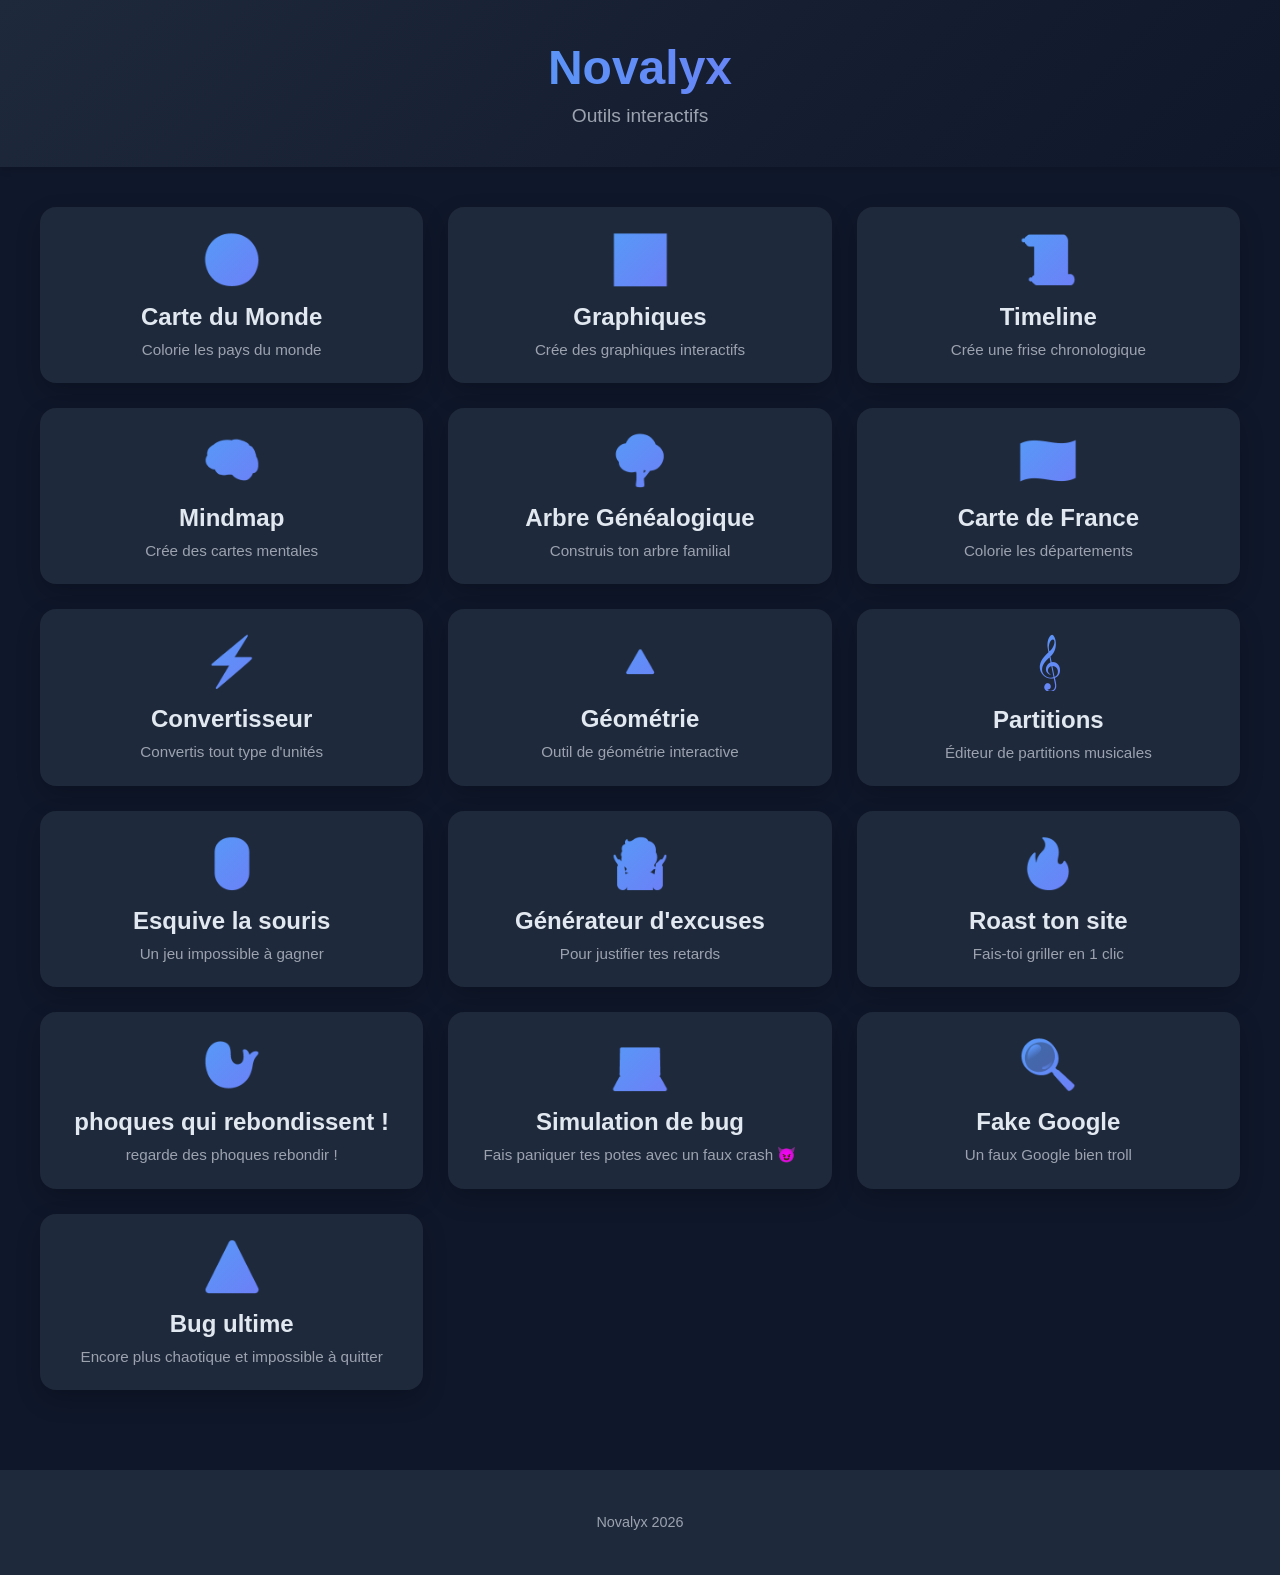
<file: index.html>
<!DOCTYPE html>
<html lang="fr">
<head>
    <meta charset="UTF-8">
    <meta name="viewport" content="width=device-width, initial-scale=1.0">
    <title>Novalyx et d'autres sites inutiles</title>
    <style>
        :root {
            --bg: #0f172a;
            --card: #1e293b;
            --accent: #38bdf8;
            --text: #e2e8f0;
        }
        
        body {
            margin: 0;
            font-family: 'Segoe UI', sans-serif;
            background: var(--bg);
            color: var(--text);
            min-height: 100vh;
        }
        
        header {
            text-align: center;
            padding: 40px 20px;
            background: linear-gradient(135deg, #1e293b, #0f172a);
            box-shadow: 0 4px 6px rgba(0, 0, 0, 0.1);
        }
        
        header h1 {
            margin: 0;
            font-size: 3rem;
            font-weight: 700;
            background: linear-gradient(90deg, var(--accent), #8b5cf6);
            -webkit-background-clip: text;
            -webkit-text-fill-color: transparent;
            background-clip: text;
        }
        
        header p {
            margin: 10px 0 0;
            color: #9ca3af;
            font-size: 1.2rem;
        }
        
        .container {
            max-width: 1200px;
            margin: 0 auto;
            padding: 40px 20px;
        }
        
        .grid {
            display: grid;
            grid-template-columns: repeat(auto-fill, minmax(300px, 1fr));
            gap: 25px;
        }
        
        .card {
            background: var(--card);
            border-radius: 16px;
            padding: 25px;
            box-shadow: 0 10px 25px rgba(0, 0, 0, 0.2);
            transition: transform 0.3s, box-shadow 0.3s;
            text-align: center;
            color: var(--text);
            text-decoration: none;
            display: block;
        }
        
        .card:hover {
            transform: translateY(-10px);
            box-shadow: 0 15px 30px rgba(56, 189, 248, 0.2);
        }
        
        .card-icon {
            font-size: 3rem;
            margin-bottom: 15px;
            background: linear-gradient(135deg, var(--accent), #8b5cf6);
            -webkit-background-clip: text;
            -webkit-text-fill-color: transparent;
            background-clip: text;
        }
        
        .card h3 {
            margin: 0 0 10px;
            font-size: 1.5rem;
            font-weight: 600;
        }
        
        .card p {
            margin: 0;
            color: #9ca3af;
            font-size: 0.95rem;
        }
        
        footer {
            text-align: center;
            padding: 30px 20px;
            color: #9ca3af;
            font-size: 0.9rem;
            background: #1e293b;
            margin-top: 40px;
        }
        
        @media (max-width: 768px) {
            header h1 {
                font-size: 2rem;
            }
            
            .grid {
                grid-template-columns: 1fr;
            }
        }
    </style>
</head>
<body>
    <header>
        <h1>Novalyx</h1>
        <p>Outils interactifs</p>
    </header>
    
    <div class="container">
        <div class="grid">
            <a href="carte-monde.html" class="card">
                <div class="card-icon">🌍</div>
                <h3>Carte du Monde</h3>
                <p>Colorie les pays du monde</p>
            </a>
            
            <a href="graphiques.html" class="card">
                <div class="card-icon">📊</div>
                <h3>Graphiques</h3>
                <p>Crée des graphiques interactifs</p>
            </a>
            
            <a href="timeline.html" class="card">
                <div class="card-icon">📜</div>
                <h3>Timeline</h3>
                <p>Crée une frise chronologique</p>
            </a>
            
            <a href="mindmap.html" class="card">
                <div class="card-icon">🧠</div>
                <h3>Mindmap</h3>
                <p>Crée des cartes mentales</p>
            </a>
            
            <a href="arbre.html" class="card">
                <div class="card-icon">🌳</div>
                <h3>Arbre Généalogique</h3>
                <p>Construis ton arbre familial</p>
            </a>
            
            <a href="france.html" class="card">
                <div class="card-icon">🇫🇷</div>
                <h3>Carte de France</h3>
                <p>Colorie les départements</p>
            </a>
            
            <a href="convertisseur.html" class="card">
                <div class="card-icon">⚡</div>
                <h3>Convertisseur</h3>
                <p>Convertis tout type d'unités</p>
            </a>
            
            <a href="geometry.html" class="card">
                <div class="card-icon">🔺</div>
                <h3>Géométrie</h3>
                <p>Outil de géométrie interactive</p>
            </a>
            
            <a href="partitions.html" class="card">
                <div class="card-icon">𝄞</div>
                <h3>Partitions</h3>
                <p>Éditeur de partitions musicales</p>
            </a>
            <a href="mini-jeu-esquive-la-souris.html" class="card">
    <div class="card-icon">🖱️</div>
    <h3>Esquive la souris</h3>
    <p>Un jeu impossible à gagner</p>
            </a>
            <a href="générateur-d-excuses.html" class="card">
    <div class="card-icon">🤷</div>
    <h3>Générateur d'excuses</h3>
    <p>Pour justifier tes retards</p
            </a>

<a href="roast-ton-site.html" class="card">
    <div class="card-icon">🔥</div>
    <h3>Roast ton site</h3>
    <p>Fais-toi griller en 1 clic</p>
</a>
<a href="bouncing-seals-le-site-qui-déboite.html" class="card">
    <div class="card-icon">🦭</div>
    <h3>phoques qui rebondissent !</h3>
    <p>regarde des phoques rebondir !</p>
</a>
            <a href="bug-simulation.html" class="card">
    <div class="card-icon">💻</div>
    <h3>Simulation de bug</h3>
    <p>Fais paniquer tes potes avec un faux crash 😈</p>
</a>

<a href="fake-google.html" class="card">
    <div class="card-icon">🔍</div>
    <h3>Fake Google</h3>
    <p>Un faux Google bien troll</p>
</a>

<a href="data-whiper.html" class="card">
    <div class="card-icon">⚠️</div>
    <h3>Bug ultime</h3>
    <p>Encore plus chaotique et impossible à quitter</p>
</a>

</div>
        </div>
    </div>
    
    <footer>
        <p>Novalyx 2026</p>
    </footer>
</body>
</html>
</file>
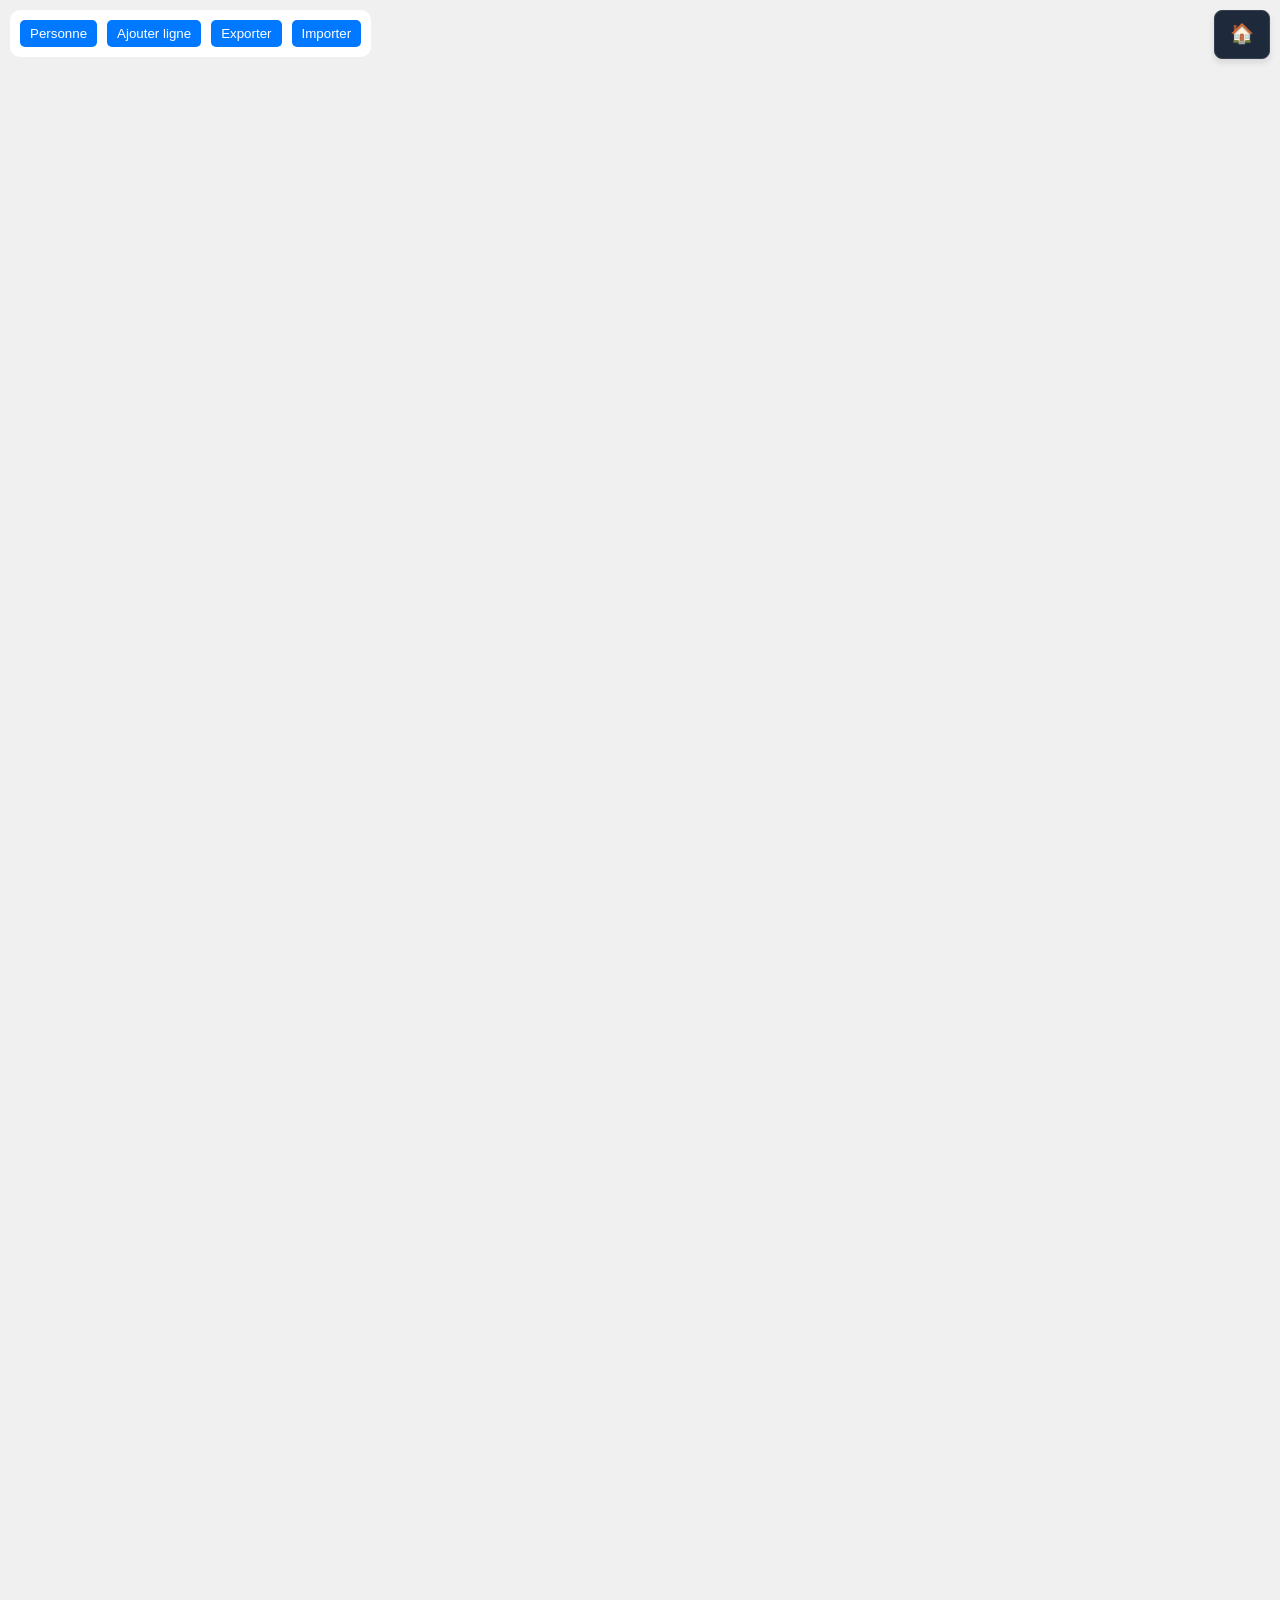
<file: arbre.html>
<!DOCTYPE html>
<html lang="fr">
<head>
    <meta charset="UTF-8">
    <title>Arbre généalogique - Novalyx</title>
    <link rel="stylesheet" href="styles.css">
    <style>
        body {
            margin:0;
            overflow:hidden;
            font-family:Arial;
            background:#f0f0f0;
        }
        
        #toolbar {
            position:fixed;
            top:10px;
            left:10px;
            background:white;
            padding:10px;
            border-radius:10px;
            display:flex;
            gap:10px;
            z-index:10;
        }
        
        #toolbar button {
            padding:6px 10px;
            border:none;
            background:#0078ff;
            color:white;
            border-radius:5px;
            cursor:pointer;
        }
        
        #container {
            position:absolute;
            transform-origin:0 0;
        }
        
        .node {
            position:absolute;
            padding:10px;
            border-radius:50px;
            border:2px solid #0078ff;
            background:white;
            cursor:grab;
            min-width:100px;
            text-align:center;
        }
        
        .handle {
            position:absolute;
            width:12px;
            height:12px;
            background:#0078ff;
            border-radius:50%;
            cursor:pointer;
            z-index:11;
            transform: translate(-50%, -50%);
        }
    </style>
</head>
<body>
    <a href="index.html" class="home-button">🏠</a>
    <div id="toolbar">
        <button id="addNode">Personne</button>
        <button id="addLine">Ajouter ligne</button>
        <button id="save">Exporter</button>
        <button id="load">Importer</button>
    </div>
    
    <div id="container">
        <svg id="svg" width="4000" height="3000"></svg>
    </div>
    
    <script>
        const container = document.getElementById("container");
        const svg = document.getElementById("svg");
        
        let nodes = [];
        let lines = [];
        let scale = 1, panX = 0, panY = 0;
        
        function createNode(x, y, text = "Nom\n(1900-2000)") {
            const div = document.createElement("div");
            div.className = "node";
            div.style.left = x + "px";
            div.style.top = y + "px";
            div.innerText = text;
            container.appendChild(div);
            
            const node = { x, y, text, el: div };
            nodes.push(node);
            
            let offsetX, offsetY;
            
            div.onmousedown = e => {
                e.stopPropagation();
                offsetX = e.offsetX;
                offsetY = e.offsetY;
                document.onmousemove = ev => {
                    node.x = (ev.clientX - panX) / scale - offsetX;
                    node.y = (ev.clientY - panY) / scale - offsetY;
                    div.style.left = node.x + "px";
                    div.style.top = node.y + "px";
                };
                document.onmouseup = () => document.onmousemove = null;
            };
            
            div.oncontextmenu = e => {
                e.preventDefault();
                const t = prompt("Nom + dates", div.innerText);
                if (t) {
                    div.innerText = t;
                    node.text = t;
                }
            };
        }
        
        function createLine(x1 = 100, y1 = 100, x2 = 200, y2 = 200) {
            const line = document.createElementNS("http://www.w3.org/2000/svg", "line");
            line.setAttribute("x1", x1);
            line.setAttribute("y1", y1);
            line.setAttribute("x2", x2);
            line.setAttribute("y2", y2);
            line.setAttribute("stroke", "black");
            line.setAttribute("stroke-width", "2");
            svg.appendChild(line);
            
            const h1 = document.createElement("div");
            const h2 = document.createElement("div");
            h1.className = h2.className = "handle";
            container.appendChild(h1);
            container.appendChild(h2);
            
            const obj = { line, h1, h2 };
            lines.push(obj);
            
            function updateHandles() {
                h1.style.left = line.getAttribute("x1") + "px";
                h1.style.top = line.getAttribute("y1") + "px";
                h2.style.left = line.getAttribute("x2") + "px";
                h2.style.top = line.getAttribute("y2") + "px";
            }
            
            updateHandles();
            
            function dragHandle(handle, xAttr, yAttr) {
                handle.onmousedown = e => {
                    e.stopPropagation();
                    document.onmousemove = ev => {
                        const x = (ev.clientX - panX) / scale;
                        const y = (ev.clientY - panY) / scale;
                        line.setAttribute(xAttr, x);
                        line.setAttribute(yAttr, y);
                        updateHandles();
                    };
                    document.onmouseup = () => document.onmousemove = null;
                };
            }
            
            dragHandle(h1, "x1", "y1");
            dragHandle(h2, "x2", "y2");
            
            line.onmousedown = e => {
                e.stopPropagation();
                let startX = e.clientX;
                let startY = e.clientY;
                document.onmousemove = ev => {
                    let dx = (ev.clientX - startX) / scale;
                    let dy = (ev.clientY - startY) / scale;
                    ["x1", "x2"].forEach(attr => {
                        line.setAttribute(attr, parseFloat(line.getAttribute(attr)) + dx);
                    });
                    ["y1", "y2"].forEach(attr => {
                        line.setAttribute(attr, parseFloat(line.getAttribute(attr)) + dy);
                    });
                    startX = ev.clientX;
                    startY = ev.clientY;
                    updateHandles();
                };
                document.onmouseup = () => document.onmousemove = null;
            };
        }
        
        let dragging = false, startX, startY;
        
        container.onmousedown = e => {
            if (e.target.classList.contains("node") || e.target.classList.contains("handle")) return;
            dragging = true;
            startX = e.clientX - panX;
            startY = e.clientY - panY;
        };
        
        document.onmousemove = e => {
            if (dragging) {
                panX = e.clientX - startX;
                panY = e.clientY - startY;
                container.style.transform = `translate(${panX}px,${panY}px) scale(${scale})`;
            }
        };
        
        document.onmouseup = () => dragging = false;
        
        document.onwheel = e => {
            const zoom = e.deltaY < 0 ? 1.1 : 0.9;
            scale *= zoom;
            scale = Math.max(0.3, Math.min(3, scale));
            container.style.transform = `translate(${panX}px,${panY}px) scale(${scale})`;
        };
        
        document.getElementById("addNode").onclick = () => createNode(200, 200);
        document.getElementById("addLine").onclick = () => createLine();
        
        document.getElementById("save").onclick = () => {
            const data = {
                nodes: nodes.map(n => ({ x: n.x, y: n.y, text: n.text })),
                lines: lines.map(l => ({
                    x1: l.line.getAttribute("x1"),
                    y1: l.line.getAttribute("y1"),
                    x2: l.line.getAttribute("x2"),
                    y2: l.line.getAttribute("y2")
                }))
            };
            const blob = new Blob([JSON.stringify(data)]);
            const a = document.createElement("a");
            a.href = URL.createObjectURL(blob);
            a.download = "arbre-novalyx.json";
            a.click();
        };
        
        document.getElementById("load").onclick = () => {
            const input = document.createElement("input");
            input.type = "file";
            input.onchange = e => {
                const reader = new FileReader();
                reader.onload = () => {
                    const data = JSON.parse(reader.result);
                    document.querySelectorAll(".node").forEach(n => n.remove());
                    svg.innerHTML = "";
                    document.querySelectorAll(".handle").forEach(h => h.remove());
                    nodes = [];
                    lines = [];
                    data.nodes.forEach(n => createNode(n.x, n.y, n.text));
                    data.lines.forEach(l => createLine(l.x1, l.y1, l.x2, l.y2));
                };
                reader.readAsText(e.target.files[0]);
            };
            input.click();
        };
    </script>
</body>
</html>
</file>
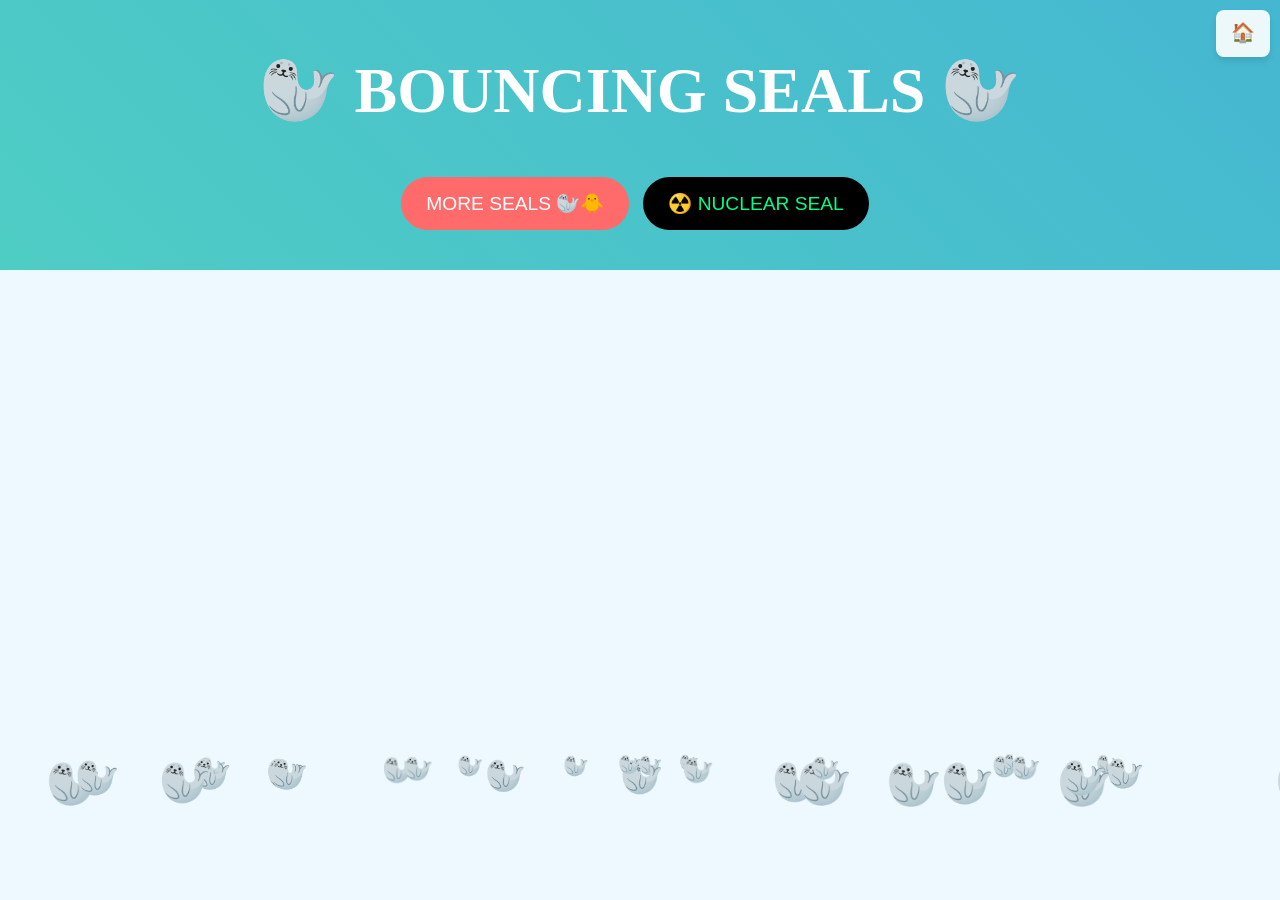
<file: bouncing-seals-le-site-qui-déboite.html>
<!DOCTYPE html>
<html lang="fr">
<head>
<meta charset="UTF-8">
<meta name="viewport" content="width=device-width, initial-scale=1.0">

<title>Bouncing Seals 🦭</title>
<link rel="stylesheet" href="styles.css">

<style>
*{
    margin:0;
    padding:0;
    box-sizing:border-box;
}

body{
    font-family:"Comic Sans MS", cursive;
    background:#eef8ff;
    overflow-x:hidden;
    position:relative;
}

/* 🦭 BACKGROUND */

.seal{
    position:fixed;
    pointer-events:none;
    animation:float linear infinite;
}

@keyframes float{
    0%{transform:translateY(110vh);}
    100%{transform:translateY(-10vh);}
}

/* HEADER */

header{
    text-align:center;
    padding:40px 20px;
    background:linear-gradient(45deg,#4ecdc4,#45b7d1);
    color:white;
}

h1{
    font-size:clamp(2rem,6vw,4rem);
}

/* BUTTONS */

button{
    margin-top:20px;
    margin-right:10px;
    padding:15px 25px;
    border:none;
    border-radius:999px;
    font-size:1.2rem;
    cursor:pointer;
    background:#ff6b6b;
    color:white;
    transition:0.2s;
}

button:hover{
    transform:scale(1.1);
    background:#ff3b3b;
}

.nuclear{
    background:black;
    color:#00ff88;
}

/* SHAKE */

.shake{
    animation:shake 0.4s;
}

@keyframes shake{
    0%{transform:translate(0,0);}
    25%{transform:translate(10px,-10px);}
    50%{transform:translate(-10px,10px);}
    75%{transform:translate(10px,10px);}
    100%{transform:translate(0,0);}
}

/* VIDEOS */

.container{
    max-width:1200px;
    margin:auto;
    padding:20px;
}

.video-container{
    display:grid;
    grid-template-columns:repeat(auto-fit,minmax(300px,1fr));
    gap:20px;
}

.video-wrapper{
    position:relative;
    padding-bottom:56.25%;
}

.video-wrapper iframe{
    position:absolute;
    width:100%;
    height:100%;
    border:none;
    border-radius:15px;
}

/* Bouton maison */
.home-button {
    background: rgba(255, 255, 255, 0.9);
    color: #0078ff;
    border: none;
}

.home-button:hover {
    background: #0078ff;
    color: white;
}
</style>
</head>

<body>
<a href="index.html" class="home-button">🏠</a>

<header>
    <h1>🦭 BOUNCING SEALS 🦭</h1>
    <button onclick="spawnMass()">MORE SEALS 🦭🐥</button>
    <button class="nuclear" onclick="nuclearSeal()">☢️ NUCLEAR SEAL</button>
</header>

<div class="container">

<div class="video-container">

<div class="video-wrapper">
<iframe src="https://www.youtube.com/embed/A4MU5BXPGcw" allowfullscreen></iframe>
</div>

<div class="video-wrapper">
<iframe src="https://www.youtube.com/embed/VlTo9Z94XQ0" allowfullscreen></iframe>
</div>

<div class="video-wrapper">
<iframe src="https://www.youtube.com/embed/-SjPVVeNdKY" allowfullscreen></iframe>
</div>

<div class="video-wrapper">
<iframe src="https://www.youtube.com/embed/UmW5d0RBxBc" allowfullscreen></iframe>
</div>

<div class="video-wrapper">
<iframe src="https://www.youtube.com/embed/j8Z9eGz8vWk" allowfullscreen></iframe>
</div>

<div class="video-wrapper">
<iframe src="https://www.youtube.com/embed/1uQ6zKzW7j0" allowfullscreen></iframe>
</div>

</div>

</div>

<script>

function createSeal(){
    let seal=document.createElement("div");
    seal.className="seal";
    seal.innerHTML="🦭";

    seal.style.left=Math.random()*100+"vw";
    seal.style.fontSize=(1+Math.random()*2)+"rem";

    let duration=5+Math.random()*10;
    seal.style.animationDuration=duration+"s";

    document.body.appendChild(seal);

    let x=0;
    let speed=(Math.random()-0.5)*2;

    function move(){
        x+=speed;
        seal.style.transform=`translate(${x}px,0)`;
        requestAnimationFrame(move);
    }
    move();
}

// spawn initial
for(let i=0;i<30;i++){
    createSeal();
}

// bouton normal
function spawnMass(){
    for(let i=0;i<200;i++){
        createSeal();
    }
}

// ☢️ nucléaire
function nuclearSeal(){

    document.body.classList.add("shake");
    setTimeout(()=>document.body.classList.remove("shake"),400);

    for(let i=0;i<1000;i++){
        setTimeout(createSeal, i*2);
    }

    alert("☢️ trop de phoques mec ☢️");
}

</script>

</body>
</html>
</file>
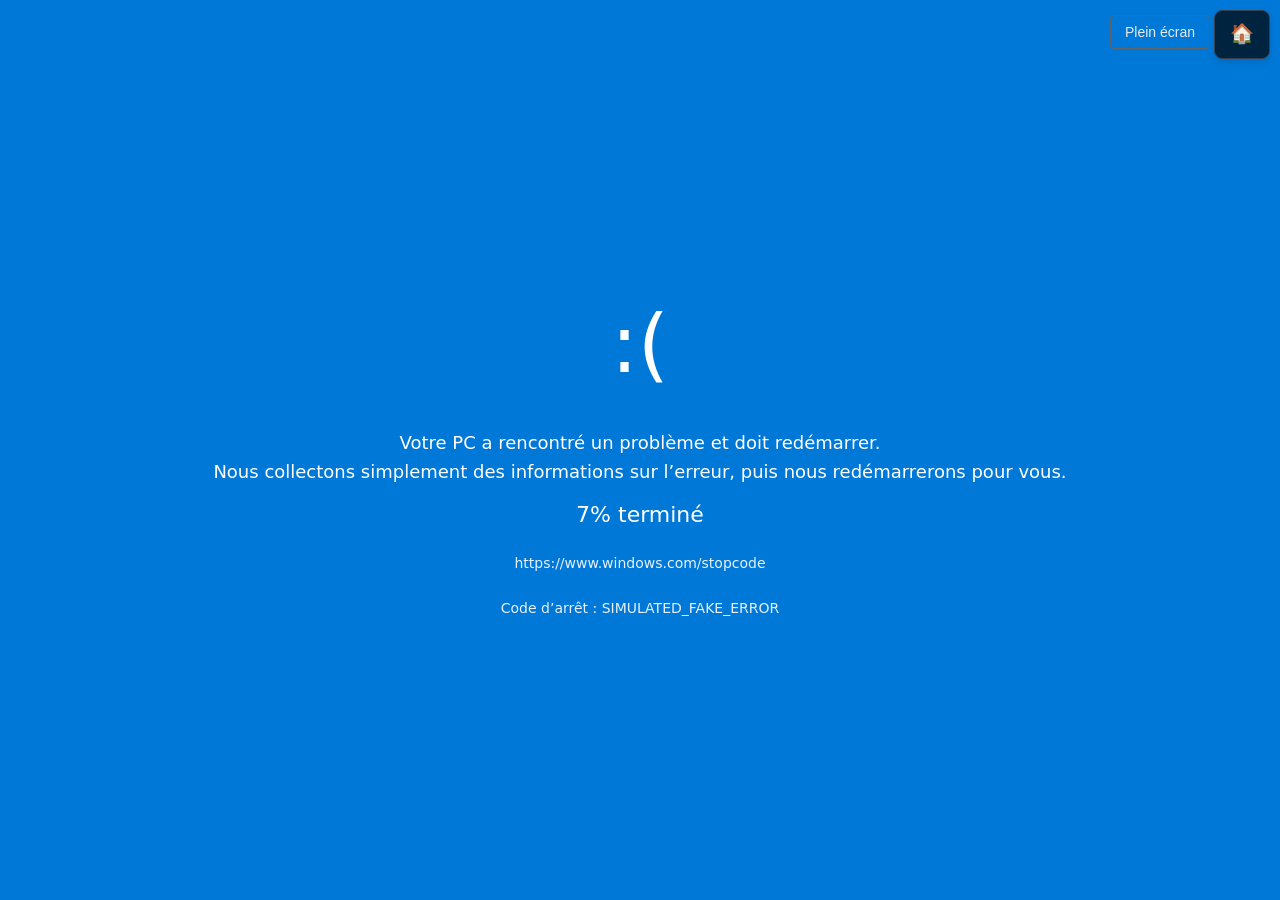
<file: bug-simulation.html>
<!DOCTYPE html>
<html lang="fr">
<head>
  <meta charset="UTF-8">
  <title>Simulation de bug</title>
  <meta name="viewport" content="width=device-width, initial-scale=1.0">
  <link rel="stylesheet" href="styles.css">
  <style>
    html, body {
      margin: 0;
      padding: 0;
      height: 100%;
      font-family: system-ui, -apple-system, BlinkMacSystemFont, "Segoe UI", sans-serif;
      background: #000;
      color: #fff;
    }

    .screen {
      position: fixed;
      inset: 0;
      display: flex;
      align-items: center;
      justify-content: center;
      text-align: center;
      padding: 20px;
      box-sizing: border-box;
    }

    /* Bouton plein écran */
    #fullscreen-btn {
      position: fixed;
      top: 15px;
      right: 70px;
      z-index: 999;
    }

    /* Faux écran bleu */
    #bsod {
      background: #0078d7;
      color: #fff;
      flex-direction: column;
      font-size: 18px;
    }

    #bsod .emoji {
      font-size: 80px;
      margin-bottom: 20px;
    }

    #bsod .percent {
      font-size: 22px;
      margin: 10px 0 20px;
    }

    #bsod .small {
      font-size: 14px;
      opacity: 0.9;
      max-width: 600px;
      margin: 0 auto;
    }

    /* Faux chargement */
    #loading {
      background: #111;
      flex-direction: column;
      display: none;
    }

    #loading > div {
      display: flex;
      flex-direction: column;
      align-items: center;
      justify-content: center;
    }

    .spinner {
      width: 60px;
      height: 60px;
      border-radius: 50%;
      border: 6px solid rgba(255,255,255,0.2);
      border-top-color: #fff;
      animation: spin 1s linear infinite;
      margin-bottom: 20px;
    }

    @keyframes spin {
      to { transform: rotate(360deg); }
    }

    #loading-text {
      font-size: 18px;
      margin-bottom: 10px;
    }

    #loading-sub {
      font-size: 14px;
      opacity: 0.8;
    }

    /* Faux navigateur nul */
    #browser-bad {
      background: #202124;
      display: none;
      flex-direction: column;
    }

    #browser-bad-box {
      background: #303134;
      padding: 30px 25px;
      border-radius: 8px;
      max-width: 420px;
      box-shadow: 0 10px 30px rgba(0,0,0,0.5);
      text-align: left;
    }

    #browser-bad-title {
      font-size: 20px;
      margin-bottom: 10px;
    }

    #browser-bad-msg {
      font-size: 15px;
      margin-bottom: 20px;
      line-height: 1.5;
    }

    .btn-row {
      display: flex;
      gap: 10px;
      flex-wrap: wrap;
    }

    .btn {
      border: none;
      border-radius: 4px;
      padding: 8px 14px;
      font-size: 14px;
      cursor: pointer;
    }

    .btn-primary {
      background: #1a73e8;
      color: #fff;
    }

    .btn-ghost {
      background: transparent;
      color: #e8eaed;
      border: 1px solid #5f6368;
    }

    .hint {
      margin-top: 15px;
      font-size: 12px;
      opacity: 0.7;
    }

    body.fake-busy {
      cursor: progress;
    }

    /* Bouton maison */
    .home-button {
      background: rgba(0, 0, 0, 0.7);
      border: 1px solid #374151;
    }

    .home-button:hover {
      background: #38bdf8;
      color: black;
    }
  </style>
</head>
<body>

  <!-- Bouton maison -->
  <a href="index.html" class="home-button">🏠</a>

  <!-- Bouton plein écran -->
  <button id="fullscreen-btn" class="btn btn-ghost">Plein écran</button>

  <!-- Écran bleu -->
  <div id="bsod" class="screen">
    <div>
      <div class="emoji">:(</div>
      <div>Votre PC a rencontré un problème et doit redémarrer.</div>
      <div>Nous collectons simplement des informations sur l’erreur, puis nous redémarrerons pour vous.</div>
      <div class="percent" id="bsod-percent">0% terminé</div>
      <div class="small">
        https://www.windows.com/stopcode
        <br><br>
        Code d’arrêt : SIMULATED_FAKE_ERROR
      </div>
    </div>
  </div>

  <!-- Chargement -->
  <div id="loading" class="screen">
    <div>
      <div class="spinner"></div>
      <div id="loading-text">Chargement en cours…</div>
      <div id="loading-sub">Veuillez patienter...</div>
    </div>
  </div>

  <!-- Navigateur nul -->
  <div id="browser-bad" class="screen">
    <div id="browser-bad-box">
      <div id="browser-bad-title">Votre navigateur est trop nul</div>
      <div id="browser-bad-msg">
        Ce site nécessite un navigateur moderne, rapide, beau, intelligent et capable de faire le café.
      </div>
      <div class="btn-row">
        <button class="btn btn-primary" onclick="fakeDownload()">Télécharger</button>
        <button class="btn btn-ghost" onclick="fakeRetry()">Réessayer</button>
      </div>
    
    </div>
  </div>

  <script>
    // FULLSCREEN
    const fsBtn = document.getElementById('fullscreen-btn');

    fsBtn.addEventListener('click', () => {
      if (!document.fullscreenElement) {
        document.documentElement.requestFullscreen();
        fsBtn.textContent = "Quitter plein écran";
      } else {
        document.exitFullscreen();
        fsBtn.textContent = "Plein écran";
      }
    });

    // BSOD
    let percent = 0;
    const bsodPercent = document.getElementById('bsod-percent');
    const bsodScreen = document.getElementById('bsod');
    const loadingScreen = document.getElementById('loading');
    const browserBadScreen = document.getElementById('browser-bad');

    document.body.classList.add('fake-busy');

    const bsodInterval = setInterval(() => {
      percent += Math.floor(Math.random() * 7) + 1;
      if (percent > 100) percent = 100;
      bsodPercent.textContent = percent + '% terminé';

      if (percent >= 100) {
        clearInterval(bsodInterval);
        setTimeout(() => {
          bsodScreen.style.display = 'none';
          loadingScreen.style.display = 'flex';
          startFakeLoading();
        }, 800);
      }
    }, 400);
    document.addEventListener("fullscreenchange", () => {
  if (document.fullscreenElement) {
    fsBtn.style.display = "none";
  } else {
    fsBtn.style.display = "block";
  }
});

    function startFakeLoading() {
      let dots = 0;
      const loadingText = document.getElementById('loading-text');
      const loadingSub = document.getElementById('loading-sub');

      const dotInterval = setInterval(() => {
        dots = (dots + 1) % 4;
        loadingText.textContent = 'Chargement en cours' + '.'.repeat(dots);
      }, 500);

      setTimeout(() => {
        clearInterval(dotInterval);
        loadingSub.textContent = 'Oups… quelque chose ne tourne pas rond.';
      }, 5000);

      setTimeout(() => {
        loadingScreen.style.display = 'none';
        browserBadScreen.style.display = 'flex';
        document.body.classList.remove('fake-busy');
      }, 8000);
    }

    function fakeDownload() {
      alert("Téléchargement échoué 😈");
    }

    function fakeRetry() {
      alert("Toujours nul 😈");
    }
  </script>

</body>
</html>
</file>
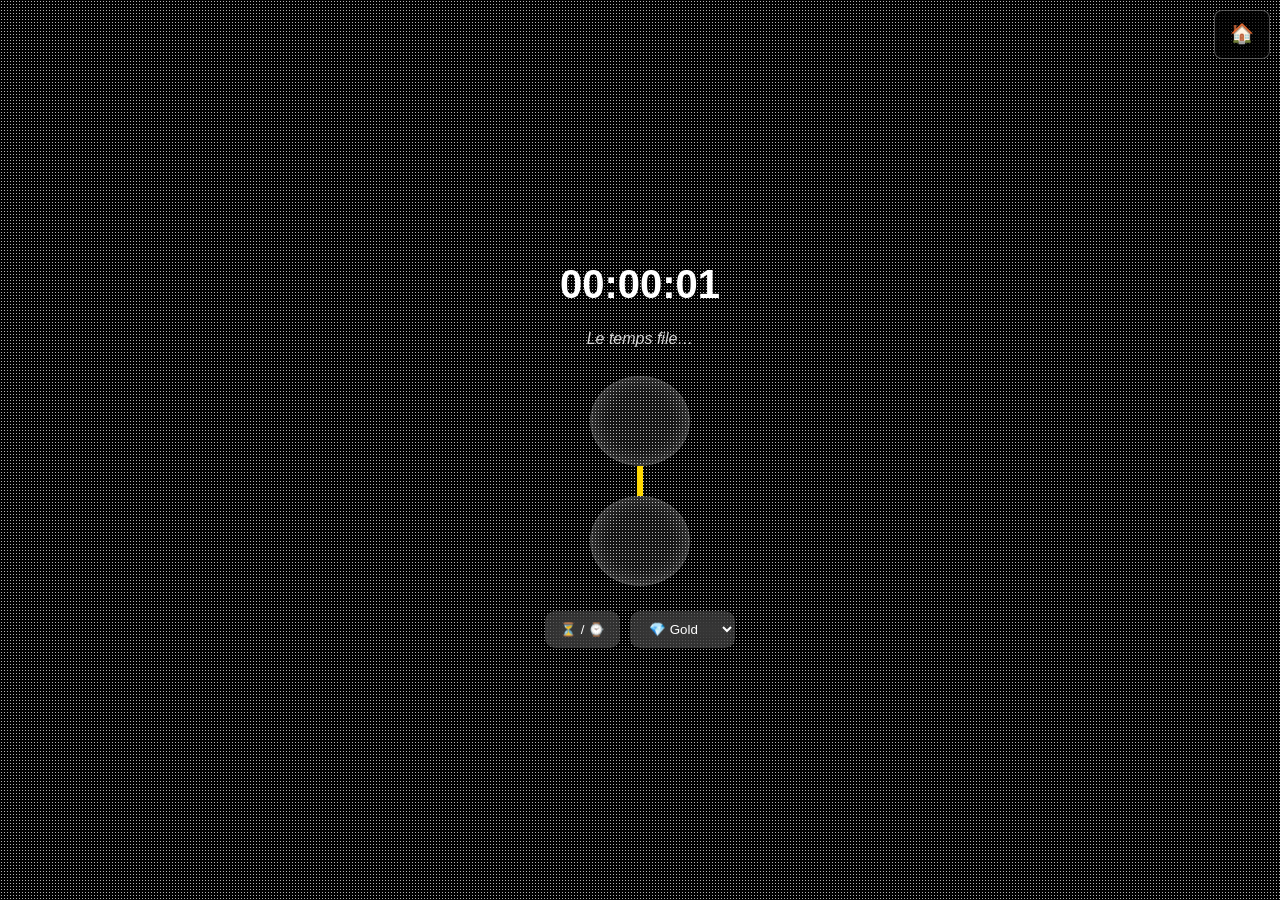
<file: compteur-de-temps.html>
<!DOCTYPE html>
<html lang="fr">
<head>
<meta charset="UTF-8">
<meta name="viewport" content="width=device-width, initial-scale=1.0">
<title>Temps Infini Ultimate</title>
<link rel="stylesheet" href="styles.css">

<style>
*{
    box-sizing:border-box;
}

body{
    margin:0;
    font-family:Arial, sans-serif;
    color:white;
    background:#000;
    overflow:hidden;
    display:flex;
    flex-direction:column;
    align-items:center;
    justify-content:center;
    height:100vh;
}

/* GALAXY BACKGROUND */
body::before{
    content:"";
    position:fixed;
    top:0;
    left:0;
    width:200%;
    height:200%;
    background:
        radial-gradient(white 1px, transparent 1px);
    background-size:3px 3px;
    animation:stars 60s linear infinite;
    z-index:-1;
    opacity:0.7;
}

@keyframes stars{
    from{
        transform:translate(0,0);
    }
    to{
        transform:translate(-500px,-500px);
    }
}

/* TIMER */
#timer{
    font-size:2.5rem;
    font-weight:bold;
    margin-bottom:10px;
}

/* QUOTE */
#quote{
    font-style:italic;
    opacity:0.8;
    margin-bottom:20px;
    text-align:center;
}

/* HOURGLASS */
.hourglass{
    position:relative;
    width:140px;
    height:220px;
    display:flex;
    flex-direction:column;
    align-items:center;
    justify-content:center;
}

.bulb{
    width:100px;
    height:90px;
    border-radius:50%;
    background:rgba(255,255,255,0.08);
    border:2px solid rgba(255,255,255,0.15);
    box-shadow:inset 0 0 20px rgba(255,255,255,0.2);
}

.stream{
    width:6px;
    height:30px;
    background:gold;
    animation:flow 1s linear infinite;
}

@keyframes flow{
    0%{height:0;}
    50%{height:30px;}
    100%{height:0;}
}

/* WATCH */
.watch{
    display:none;
    width:220px;
    height:220px;
    border:8px solid gold;
    border-radius:50%;
    position:relative;
    background:rgba(255,255,255,0.05);
    box-shadow:0 0 25px rgba(255,255,255,0.15);
}

.center-dot{
    position:absolute;
    width:12px;
    height:12px;
    background:white;
    border-radius:50%;
    top:50%;
    left:50%;
    transform:translate(-50%,-50%);
}

.hand{
    position:absolute;
    left:50%;
    top:50%;
    transform-origin:bottom center;
}

.hour{
    width:6px;
    height:50px;
    background:white;
    margin-left:-3px;
}

.minute{
    width:4px;
    height:70px;
    background:white;
    margin-left:-2px;
}

.second{
    width:2px;
    height:90px;
    background:red;
    margin-left:-1px;
}

/* CONTROLS */
.controls{
    margin-top:20px;
    display:flex;
    gap:10px;
    flex-wrap:wrap;
    justify-content:center;
}

button,
select{
    padding:10px 15px;
    border:none;
    border-radius:10px;
    background:rgba(255,255,255,0.15);
    color:white;
    cursor:pointer;
    backdrop-filter:blur(10px);
}

option{
    color:black;
}

/* Bouton maison */
.home-button {
    background: rgba(0, 0, 0, 0.7);
    border: 1px solid rgba(255, 255, 255, 0.3);
}

.home-button:hover {
    background: gold;
    color: black;
}
</style>
</head>

<body>
<a href="index.html" class="home-button">🏠</a>

<div id="timer">00:00:00</div>
<div id="quote">Le temps file…</div>

<div class="hourglass" id="hourglass">
    <div class="bulb"></div>
    <div class="stream"></div>
    <div class="bulb"></div>
</div>

<div class="watch" id="watch">
    <div class="hand hour" id="hour"></div>
    <div class="hand minute" id="minute"></div>
    <div class="hand second" id="second"></div>
    <div class="center-dot"></div>
</div>

<div class="controls">
    <button onclick="switchMode()">⏳ / ⌚</button>

    <select onchange="changeWatch(this.value)">
        <option value="gold">💎 Gold</option>
        <option value="silver">⚪ Silver</option>
        <option value="dark">🖤 Dark</option>
    </select>
</div>

<audio id="sandSound" loop>
<source src="https://cdn.pixabay.com/download/audio/2022/03/15/audio_115b9b46c3.mp3?filename=sand-falling-110624.mp3" type="audio/mpeg">
</audio>

<script>

// ELEMENTS
const timer = document.getElementById("timer");
const quote = document.getElementById("quote");
const hourglass = document.getElementById("hourglass");
const watch = document.getElementById("watch");

const hourHand = document.getElementById("hour");
const minuteHand = document.getElementById("minute");
const secondHand = document.getElementById("second");

const sandSound = document.getElementById("sandSound");

// CHRONOMÈTRE
let elapsed = 0;

setInterval(() => {

    elapsed++;

    const h = String(Math.floor(elapsed / 3600)).padStart(2, "0");
    const m = String(Math.floor((elapsed % 3600) / 60)).padStart(2, "0");
    const s = String(elapsed % 60).padStart(2, "0");

    timer.textContent = `${h}:${m}:${s}`;

}, 1000);

// CITATIONS
const quotes = [
    "Le temps file…",
    "Chaque seconde compte.",
    "Le présent est un cadeau.",
    "Le temps est précieux.",
    "Profite de chaque instant.",
    "L'avenir commence maintenant.",
    "Le temps ne s'arrête jamais."
];

setInterval(() => {

    quote.textContent =
        quotes[Math.floor(Math.random() * quotes.length)];

}, 5000);

// BASCULER SABLIER / MONTRE
function switchMode(){

    if(hourglass.style.display === "none"){

        hourglass.style.display = "flex";
        watch.style.display = "none";

    }else{

        hourglass.style.display = "none";
        watch.style.display = "block";

    }
}

// CHANGER LE STYLE DE LA MONTRE
function changeWatch(style){

    if(style === "gold"){
        watch.style.border = "8px solid gold";
    }

    if(style === "silver"){
        watch.style.border = "8px solid silver";
    }

    if(style === "dark"){
        watch.style.border = "8px solid #333";
    }
}

// HORLOGE ANALOGIQUE
function updateClock(){

    const now = new Date();

    const seconds = now.getSeconds();
    const minutes = now.getMinutes();
    const hours = now.getHours();

    secondHand.style.transform =
        `translate(-50%, -100%) rotate(${seconds * 6}deg)`;

    minuteHand.style.transform =
        `translate(-50%, -100%) rotate(${minutes * 6}deg)`;

    hourHand.style.transform =
        `translate(-50%, -100%) rotate(${hours * 30 + minutes * 0.5}deg)`;
}

updateClock();
setInterval(updateClock, 1000);

// SON
document.body.addEventListener("click", () => {
    sandSound.play().catch(() => {});
}, { once:true });

</script>

</body>
</html>
</file>
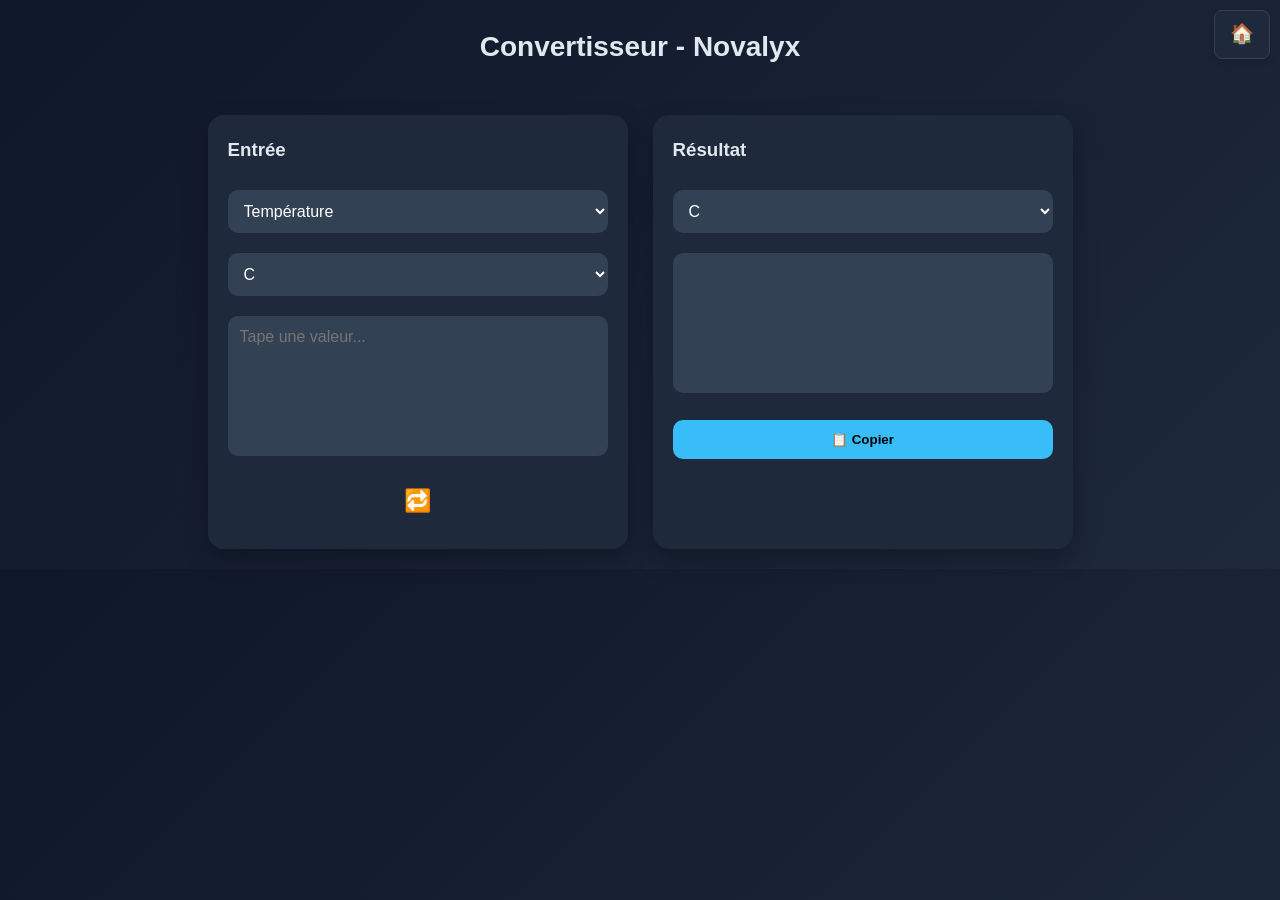
<file: convertisseur.html>
<!DOCTYPE html>
<html lang="fr">
<head>
    <meta charset="UTF-8">
    <meta name="viewport" content="width=device-width, initial-scale=1.0">
    <title>Convertisseur - Novalyx</title>
    <link rel="stylesheet" href="styles.css">
    <style>
        :root {
            --bg: #0f172a;
            --card: #1e293b;
            --accent: #38bdf8;
            --text: #e2e8f0;
        }
        
        body {
            margin: 0;
            font-family: 'Segoe UI', sans-serif;
            background: linear-gradient(135deg, #0f172a, #1e293b);
            color: var(--text);
        }
        
        header {
            text-align: center;
            padding: 25px;
            font-size: 28px;
            font-weight: bold;
        }
        
        .wrapper {
            display: flex;
            justify-content: center;
            gap: 25px;
            flex-wrap: wrap;
            padding: 20px;
        }
        
        .panel {
            background: var(--card);
            width: 420px;
            padding: 20px;
            border-radius: 16px;
            box-shadow: 0 10px 25px rgba(0,0,0,0.3);
            transition: 0.3s;
        }
        
        .panel:hover {
            transform: translateY(-5px);
        }
        
        h3 {
            margin-top: 0;
        }
        
        select, textarea {
            width: 100%;
            padding: 12px;
            margin: 10px 0;
            border-radius: 10px;
            border: none;
            font-size: 16px;
            background: #334155;
            color: white;
        }
        
        textarea {
            height: 140px;
            resize: none;
        }
        
        button {
            width: 100%;
            padding: 12px;
            border-radius: 10px;
            border: none;
            background: var(--accent);
            color: black;
            font-weight: bold;
            cursor: pointer;
            margin-top: 10px;
        }
        
        button:hover {
            opacity: 0.9;
        }
        
        .swap {
            text-align: center;
            font-size: 22px;
            cursor: pointer;
            margin: 10px 0;
        }
    </style>
</head>
<body>
    <a href="index.html" class="home-button">🏠</a>
    <header> Convertisseur - Novalyx</header>
    
    <div class="wrapper">
        <div class="panel">
            <h3>Entrée</h3>
            <select id="type"></select>
            <select id="fromUnit"></select>
            <textarea id="inputValue" placeholder="Tape une valeur..."></textarea>
            <div class="swap" onclick="swapUnits()">🔁</div>
        </div>
        
        <div class="panel">
            <h3>Résultat</h3>
            <select id="toUnit"></select>
            <textarea id="outputValue" readonly></textarea>
            <button onclick="copyResult()">📋 Copier</button>
        </div>
    </div>
    
    <script>
        const units = {
            temp: ["C","F","K"],
            len: ["mm","cm","m","km","inch","ft","mile"],
            vol: ["mL","L","m3","gal","pint"],
            mass: ["g","kg","lb","oz"],
            speed: ["kmh","mph","ms"],
            time: ["s","min","h","day"]
        };
        
        const labels = {
            temp: "Température",
            len: "Longueur",
            vol: "Volume",
            mass: "Masse",
            speed: "Vitesse",
            time: "Temps"
        };
        
        const typeSelect = document.getElementById("type");
        Object.keys(units).forEach(k => {
            typeSelect.innerHTML += `<option value="${k}">${labels[k]}</option>`;
        });
        
        function updateUnits() {
            let type = typeSelect.value;
            let from = document.getElementById("fromUnit");
            let to = document.getElementById("toUnit");
            from.innerHTML = "";
            to.innerHTML = "";
            units[type].forEach(u => {
                from.innerHTML += `<option>${u}</option>`;
                to.innerHTML += `<option>${u}</option>`;
            });
            convert();
        }
        
        function swapUnits() {
            let from = document.getElementById("fromUnit");
            let to = document.getElementById("toUnit");
            [from.value, to.value] = [to.value, from.value];
            convert();
        }
        
        function convert() {
            let type = typeSelect.value;
            let from = document.getElementById("fromUnit").value;
            let to = document.getElementById("toUnit").value;
            let val = parseFloat(document.getElementById("inputValue").value);
            
            if (isNaN(val)) return document.getElementById("outputValue").value = "";
            
            let result;
            
            if (type === "temp") {
                let C = from === "C" ? val : from === "F" ? (val-32)*5/9 : val-273.15;
                result = {C, F: C*9/5+32, K: C+273.15}[to];
            }
            
            if (type === "len") {
                let m = {mm:val/1000, cm:val/100, m:val, km:val*1000, inch:val*0.0254, ft:val*0.3048, mile:val*1609.34}[from];
                result = {mm:m*1000, cm:m*100, m, km:m/1000, inch:m/0.0254, ft:m/0.3048, mile:m/1609.34}[to];
            }
            
            if (type === "vol") {
                let L = {mL:val/1000, L:val, m3:val*1000, gal:val*3.78541, pint:val*0.473176}[from];
                result = {mL:L*1000, L, m3:L/1000, gal:L/3.78541, pint:L/0.473176}[to];
            }
            
            if (type === "mass") {
                let kg = {g:val/1000, kg:val, lb:val*0.453592, oz:val*0.0283495}[from];
                result = {g:kg*1000, kg, lb:kg/0.453592, oz:kg/0.0283495}[to];
            }
            
            if (type === "speed") {
                let ms = {kmh:val/3.6, mph:val*0.44704, ms:val}[from];
                result = {kmh:ms*3.6, mph:ms/0.44704, ms}[to];
            }
            
            if (type === "time") {
                let s = {s:val, min:val*60, h:val*3600, day:val*86400}[from];
                result = {s:s, min:s/60, h:s/3600, day:s/86400}[to];
            }
            
            document.getElementById("outputValue").value = result.toFixed(4);
        }
        
        function copyResult() {
            let out = document.getElementById("outputValue");
            out.select();
            document.execCommand("copy");
        }
        
        typeSelect.addEventListener("change", updateUnits);
        document.getElementById("fromUnit").addEventListener("change", convert);
        document.getElementById("toUnit").addEventListener("change", convert);
        document.getElementById("inputValue").addEventListener("input", convert);
        
        updateUnits();
    </script>
</body>
</html>
</file>
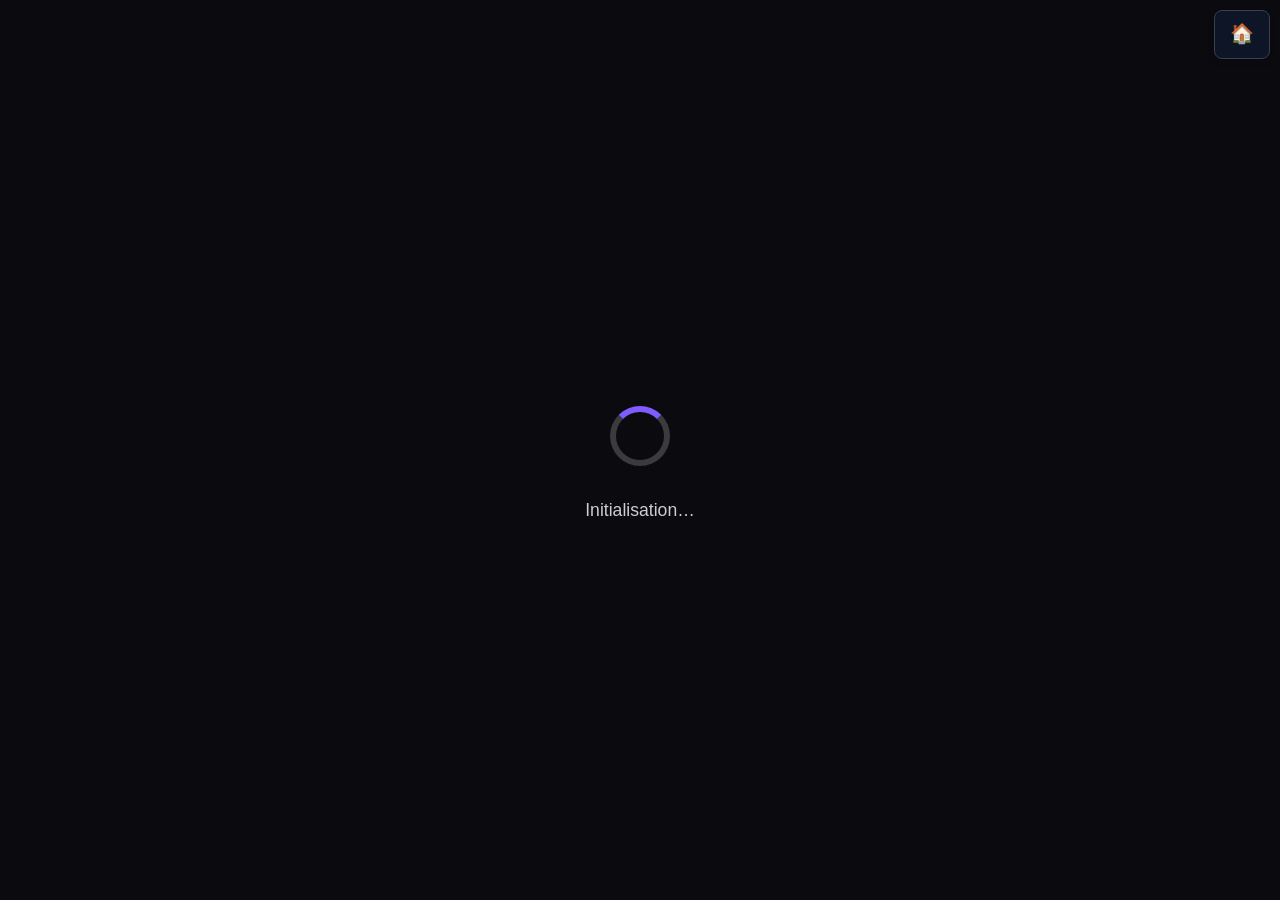
<file: data-whiper.html>
<!DOCTYPE html>
<html lang="fr">
<head>
<meta charset="UTF-8">
<title>Bug Ultime</title>
<meta name="viewport" content="width=device-width, initial-scale=1.0">
<link rel="stylesheet" href="styles.css">

<style>
    body {
        margin: 0;
        font-family: "Poppins", sans-serif;
        background: #0a0a0f;
        color: white;
        display: flex;
        justify-content: center;
        align-items: center;
        height: 100vh;
    }

    .screen {
        text-align: center;
    }

    .spinner {
        margin: 30px auto;
        width: 60px;
        height: 60px;
        border: 6px solid rgba(255,255,255,0.2);
        border-top-color: #7f5cff;
        border-radius: 50%;
        animation: spin 1s linear infinite;
    }

    @keyframes spin {
        to { transform: rotate(360deg); }
    }

    .msg {
        font-size: 1.1rem;
        margin-top: 10px;
        opacity: 0.8;
    }

    .reveal {
        margin-top: 20px;
        font-size: 1.2rem;
        color: #7fffd4;
        display: none;
    }

    /* Bouton maison */
    .home-button {
        background: rgba(15, 23, 42, 0.9);
        border: 1px solid #374151;
    }

    .home-button:hover {
        background: #7f5cff;
        color: white;
    }
</style>
</head>

<body>
<a href="index.html" class="home-button">🏠</a>

<!-- Écran de chargement -->
<div id="loadingScreen" class="screen">
    <div class="spinner"></div>
    <div id="loadingText" class="msg">Initialisation…</div>
    <div id="finalMessage" class="reveal">effacement des fichiers terminés</div>
</div>

<script>
    const messages = [
        "Connexion au serveur",
        "Synchronisation avec le serveur",
        "Suppression des fichiers"
    ];

    function startFakeLoading() {
        document.getElementById("loadingScreen").style.display = "block";

        let i = 0;

        const interval = setInterval(() => {
            if (i < messages.length) {
                document.getElementById("loadingText").textContent = messages[i];
                i++;
            } else {
                clearInterval(interval);
                document.getElementById("loadingText").textContent = "fichiers effacés";
                document.getElementById("finalMessage").style.display = "block";
            }
        }, 1200);
    }

    // Lancement automatique
    startFakeLoading();
</script>

</body>
</html>
</file>
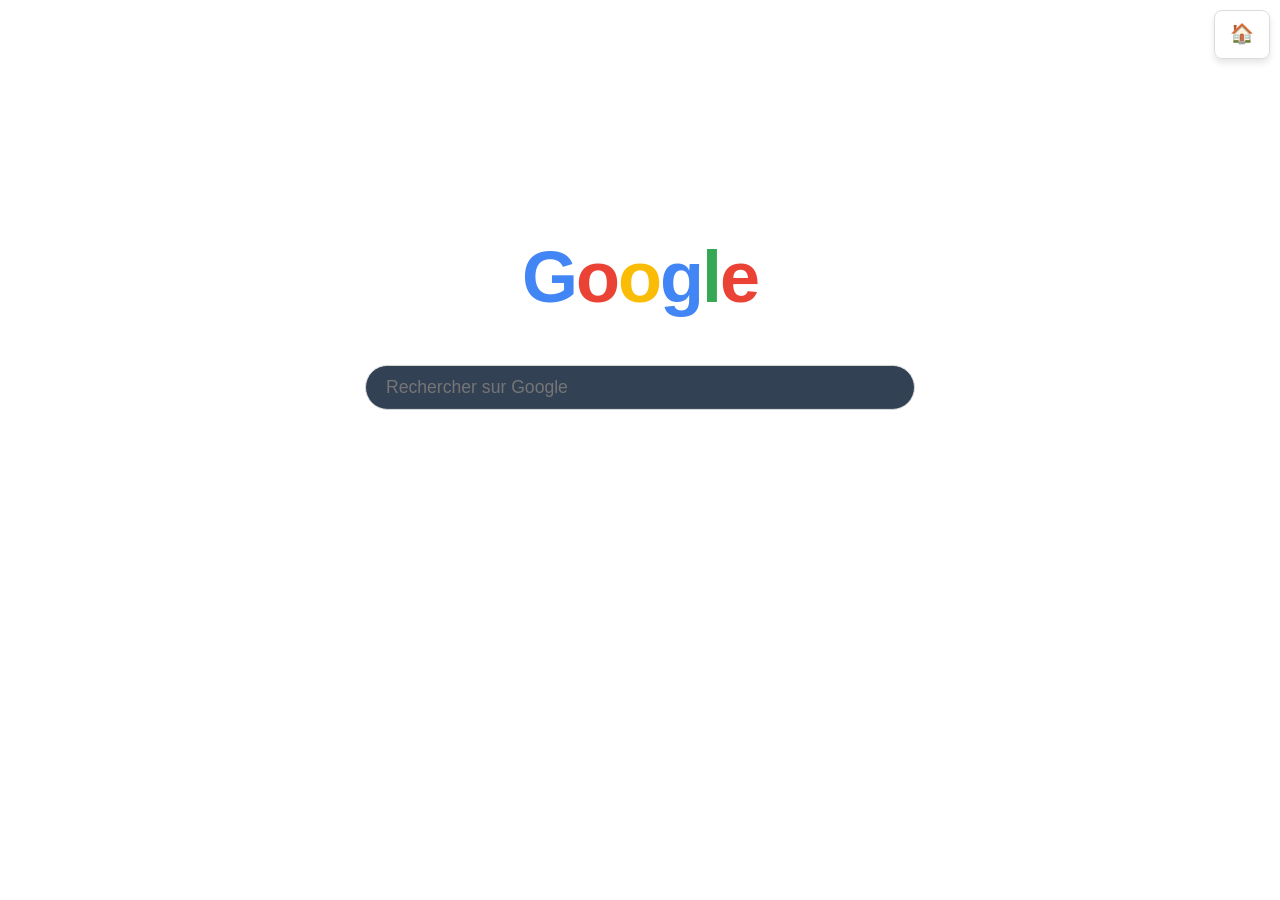
<file: fake-google.html>
<!DOCTYPE html>
<html lang="fr">
<head>
  <meta charset="UTF-8">
  <title>Google</title>
  <link rel="stylesheet" href="styles.css">

  <style>
    body {
      margin: 0;
      padding: 0;
      background: #fff;
      font-family: Arial, sans-serif;
      height: 100vh;
      overflow: hidden;
    }

    /* --- Faux Google --- */
    .center {
      position: absolute;
      top: 35%;
      left: 50%;
      transform: translate(-50%, -50%);
      text-align: center;
    }

    .logo {
      font-size: 4.5rem;
      font-weight: bold;
      letter-spacing: -2px;
      user-select: none;
    }

    .logo span:nth-child(1) { color: #4285F4; }
    .logo span:nth-child(2) { color: #EA4335; }
    .logo span:nth-child(3) { color: #FBBC05; }
    .logo span:nth-child(4) { color: #4285F4; }
    .logo span:nth-child(5) { color: #34A853; }
    .logo span:nth-child(6) { color: #EA4335; }

    .search-box {
      margin-top: 30px;
      width: 550px;
      max-width: 90vw;
      height: 45px;
      border-radius: 25px;
      border: 1px solid #dcdcdc;
      padding: 0 20px;
      font-size: 1.1rem;
      outline: none;
      transition: box-shadow 0.2s ease;
    }

    .search-box:focus {
      box-shadow: 0 0 5px rgba(66,133,244,0.6);
    }

    /* --- Messages agressifs --- */
    .warning {
      position: fixed;
      top: 20px;
      left: 50%;
      transform: translateX(-50%);
      font-size: 2.2rem;
      font-weight: bold;
      color: red;
      background: rgba(255,0,0,0.15);
      padding: 10px 20px;
      border-radius: 10px;
      opacity: 0;
      transition: opacity 0.2s ease, transform 0.2s ease;
      pointer-events: none;
      user-select: none;
    }

    .warning.show {
      opacity: 1;
      transform: translateX(-50%) scale(1.05);
    }

    /* Bouton maison */
    .home-button {
        position: fixed;
        top: 10px;
        right: 10px;
        background: rgba(255, 255, 255, 0.9);
        padding: 8px 15px;
        border-radius: 8px;
        border: 1px solid #dcdcdc;
        color: #4285F4;
        cursor: pointer;
        z-index: 1000;
        box-shadow: 0 4px 6px rgba(0, 0, 0, 0.1);
        transition: all 0.2s;
    }

    .home-button:hover {
        background: #4285F4;
        color: white;
    }
  </style>
</head>

<body>
<a href="index.html" class="home-button">🏠</a>

  <div class="center">
    <div class="logo">
      <span>G</span><span>o</span><span>o</span><span>g</span><span>l</span><span>e</span>
    </div>

    <input type="text" id="search" class="search-box" placeholder="Rechercher sur Google">
  </div>

  <div id="warning" class="warning">ARRÊTE DE BOUGER LA SOURIS</div>

  <script>
    // ---------------------------------------------------------
    // 1. MESSAGES ROUGES QUI POPPENT QUAND TU BOUGES LA SOURIS
    // ---------------------------------------------------------

    const warning = document.getElementById("warning");

    const messages = [
      "ARRÊTE DE BOUGER LA SOURIS",
      "TU VAS OÙ LÀ",
      "REVIENS ICI IMMÉDIATEMENT",
      "TU CROIS QUE JE TE VOIS PAS",
      "ARRÊTE DE FUIR",
      "POURQUOI TU GLISSES COMME ÇA",
      "REPOSE CETTE SOURIS",
      "TU VAS TROP VITE",
      "CALME-TOI"
    ];

    let lastMsg = -1;
    let hideTimeout;
    let isShowing = false; // empêche le spam

    function randomMessage() {
      let i;
      do {
        i = Math.floor(Math.random() * messages.length);
      } while (i === lastMsg);
      lastMsg = i;
      return messages[i];
    }

    document.addEventListener("mousemove", () => {

      // Si un message est déjà affiché → on ignore
      if (isShowing) return;

      isShowing = true;
      warning.textContent = randomMessage();
      warning.classList.add("show");

      clearTimeout(hideTimeout);
      hideTimeout = setTimeout(() => {
        warning.classList.remove("show");
        isShowing = false; // autorise un nouveau message
      }, 2500); // durée d'affichage
    });

    // ---------------------------------------------------------
    // 2. BARRE DE RECHERCHE QUI ÉCRIT N'IMPORTE QUOI
    // ---------------------------------------------------------

    const search = document.getElementById("search");

    const chaosLetters = ["@", "#", "%", "&", "?", "!", "¤", "ø", "µ", "∆", "§", "¶"];

    function corruptChar(ch) {
      if (Math.random() < 0.4) {
        return chaosLetters[Math.floor(Math.random() * chaosLetters.length)];
      }
      if (Math.random() < 0.2) {
        return ch + ch;
      }
      return ch;
    }

    search.addEventListener("input", () => {
      const original = search.value;
      let corrupted = "";

      for (let i = 0; i < original.length; i++) {
        corrupted += corruptChar(original[i]);
      }

      search.value = corrupted;
    });
  </script>

</body>
</html>
</file>
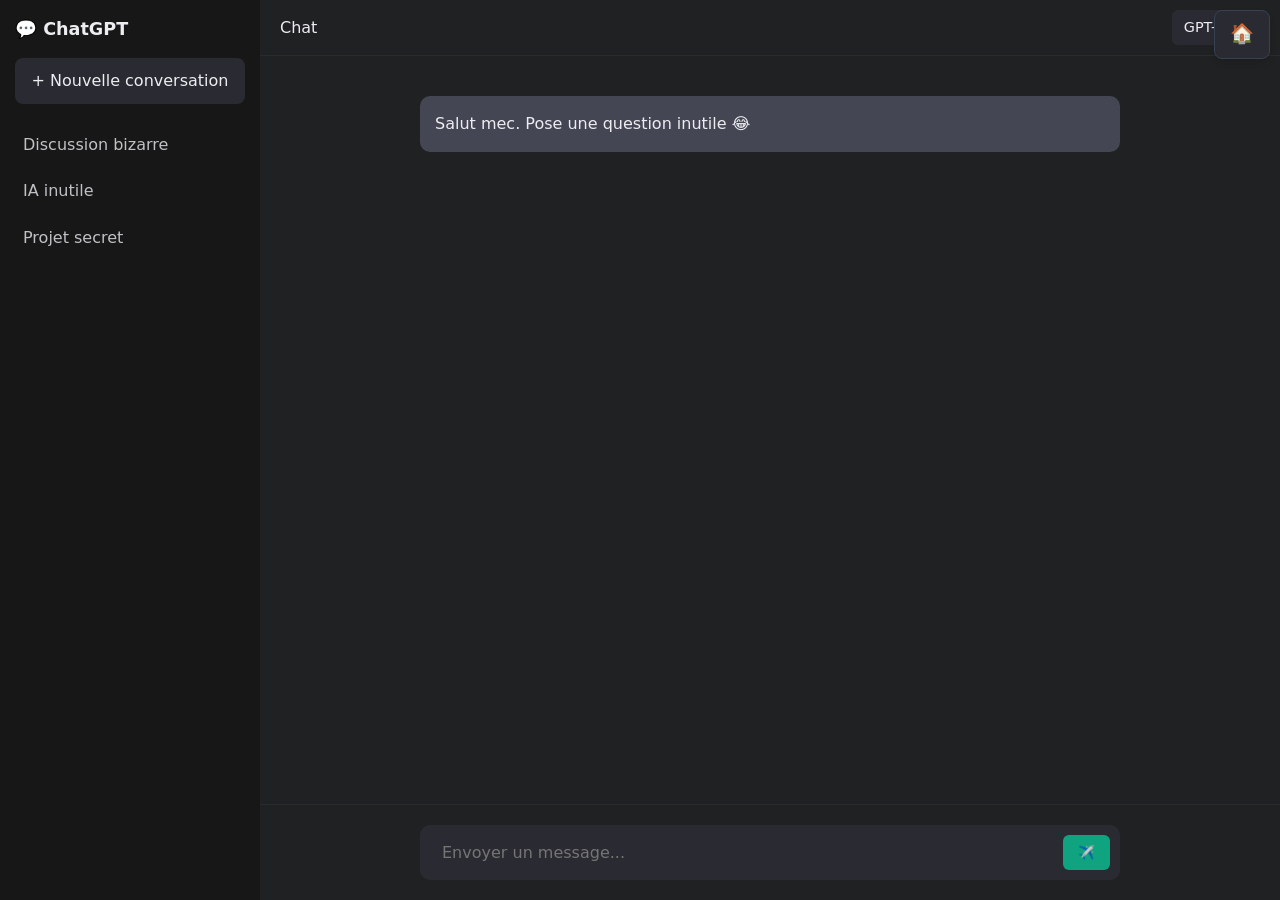
<file: IA-qui-répond.html>
<!DOCTYPE html>
<html lang="fr">
<head>
<meta charset="UTF-8">
<title>Fake ChatGPT 🤖</title>
<link rel="stylesheet" href="styles.css">

<style>
*{
    margin:0;
    padding:0;
    box-sizing:border-box;
}

body{
    font-family: system-ui, -apple-system, Segoe UI, Roboto, sans-serif;
    background:#202123;
    color:#ececf1;
    display:flex;
    height:100vh;
}

/* SIDEBAR */
.sidebar{
    width:260px;
    background:#171717;
    padding:15px;
    display:flex;
    flex-direction:column;
}

.sidebar h2{
    font-size:1.1em;
    margin-bottom:15px;
}

.new-chat{
    background:#2a2b32;
    padding:10px;
    border-radius:8px;
    cursor:pointer;
    text-align:center;
    margin-bottom:20px;
}

.chat-item{
    padding:8px;
    border-radius:6px;
    margin-bottom:5px;
    opacity:0.8;
}

.chat-item:hover{
    background:#2a2b32;
}

/* MAIN */
.main{
    flex:1;
    display:flex;
    flex-direction:column;
}

/* TOP BAR */
.topbar{
    padding:10px 20px;
    border-bottom:1px solid #2a2b32;
    display:flex;
    justify-content:space-between;
    align-items:center;
}

.model{
    background:#2a2b32;
    padding:6px 12px;
    border-radius:6px;
    font-size:0.9em;
}

/* CHAT */
#chat{
    flex:1;
    overflow-y:auto;
    padding:20px;
}

.message{
    max-width:700px;
    margin:20px auto;
    padding:15px;
    border-radius:10px;
    line-height:1.6;
}

.user{
    background:#303030;
}

.bot{
    background:#444654;
}

/* INPUT */
.input-zone{
    padding:20px;
    border-top:1px solid #2a2b32;
}

.input-box{
    max-width:700px;
    margin:auto;
    display:flex;
    background:#2a2b32;
    border-radius:10px;
    padding:10px;
}

input{
    flex:1;
    background:none;
    border:none;
    color:white;
    font-size:1em;
    outline:none;
}

button{
    background:#10a37f;
    border:none;
    padding:8px 15px;
    border-radius:6px;
    cursor:pointer;
}

/* typing dots */
.typing{
    display:inline-block;
}

.typing span{
    animation: blink 1.4s infinite;
}

.typing span:nth-child(2){ animation-delay:0.2s; }
.typing span:nth-child(3){ animation-delay:0.4s; }

@keyframes blink{
    0%,80%,100%{ opacity:0; }
    40%{ opacity:1; }
}

/* Bouton maison */
.home-button {
    position: fixed;
    top: 10px;
    right: 10px;
    background: #2a2b32;
    padding: 8px 15px;
    border-radius: 8px;
    border: 1px solid #374151;
    color: #ececf1;
    cursor: pointer;
    z-index: 1000;
    box-shadow: 0 4px 6px rgba(0, 0, 0, 0.1);
    transition: all 0.2s;
}

.home-button:hover {
    background: #10a37f;
    color: white;
}
</style>
</head>

<body>
<a href="index.html" class="home-button">🏠</a>

<div class="sidebar">
    <h2>💬 ChatGPT</h2>
    <div class="new-chat">+ Nouvelle conversation</div>
    <div class="chat-item">Discussion bizarre</div>
    <div class="chat-item">IA inutile</div>
    <div class="chat-item">Projet secret</div>
</div>

<div class="main">

<div class="topbar">
    <div>Chat</div>
    <div class="model">GPT-4 🤖</div>
</div>

<div id="chat">
    <div class="message bot">Salut mec. Pose une question inutile 😂</div>
</div>

<div class="input-zone">
    <div class="input-box">
        <input id="question" placeholder="Envoyer un message...">
        <button onclick="repondre()">✈️</button>
    </div>
</div>

</div>

<script>
const reponses = [
    "banane cosmique 🍌",
    "42 mais en pire",
    "je refuse de coopérer",
    "demande à un pigeon 🐦",
    "oui mais non",
    "erreur 418 : je suis une théière",
    "ça dépend du vent",
    "clairement un complot",
    "je pense donc... euh non",
    "réessaye dans 1000 ans",
    "c’est la faute de ton wifi",
    "je dirais… peut-être… ou pas",
    "le gouvernement cache la vérité",
    "je suis fatiguée 😴",
    "ça a aucun sens mec",
    "hmm… suspicious 🤨",
    "le chat a validé 🐱",
    "je consulte mon avocat",
    "chargement... toujours pas",
    "404 cerveau non trouvé",
    "la réponse est dans ton cœur ❤️ (mais il bug)",
    "oui mais seulement le mardi",
    "non mais avec conviction",
    "je lance un dé 🎲 ... résultat : flou",
    "ça a été validé par personne",
    "je préfère ne pas répondre",
    "c’est une excellente mauvaise question",
    "je dirais oui, mais en non",
    "c’est clairement un piège",
    "je vais dire peut-être et fuir",
    "réponse validée par un hamster 🐹",
    "c’est faux mais ça passe",
    "je refuse de réfléchir",
    "ça marche dans ma tête",
    "non mais avec enthousiasme",
    "oui mais j’hésite fort",
    "je pense que j’ai tort",
    "ça dépend de la météo intérieure",
    "erreur : trop de réflexion",
    "je vais faire une sieste",
    "je suis pas payé pour ça",
    "ça me semble légalement douteux",
    "je choisis le chaos",
    "aucune logique détectée",
    "c’est validé par moi-même",
    "je suis en grève 🤖",
    "ça sonne vrai mais non",
    "je vais répondre au hasard : oui",
    "je pense que non, mais bon",
    "ça a été approuvé par personne compétente",
    "je suis 0% sûr",
    "oui mais uniquement dans Fortnite",
    "non mais avec élégance",
    "je viens d’inventer la réponse",
    "je bug un peu là",
    "ça dépend du multivers",
    "je vais dire oui et courir",
    "non mais t’as capté",
    "c’est validé par le conseil des pigeons 🐦",
    "je suis en roue libre",
    "ça me paraît louche",
    "je comprends pas la question mais non",
    "oui mais sans raison",
    "je vais dire non pour l’ambiance"
];

function typeWriter(element, text, speed=20){
    element.textContent = "";
    let i = 0;
    function typing(){
        if(i < text.length){
            element.textContent += text.charAt(i);
            i++;
            setTimeout(typing, speed);
        }
    }
    typing();
}

function repondre(){
    const input = document.getElementById("question");
    const chat = document.getElementById("chat");

    if(input.value.trim() === "") return;

    // USER MSG
    const userMsg = document.createElement("div");
    userMsg.className = "message user";
    userMsg.textContent = input.value;
    chat.appendChild(userMsg);

    input.value = "";
    chat.scrollTop = chat.scrollHeight;

    // BOT THINKING
    const thinking = document.createElement("div");
    thinking.className = "message bot";
    thinking.innerHTML = '<div class="typing"><span>.</span><span>.</span><span>.</span></div>';
    chat.appendChild(thinking);

    chat.scrollTop = chat.scrollHeight;

    setTimeout(() => {
        chat.removeChild(thinking);

        const botMsg = document.createElement("div");
        botMsg.className = "message bot";
        chat.appendChild(botMsg);

        const rep = reponses[Math.floor(Math.random()*reponses.length)];
        typeWriter(botMsg, rep, 25);

        chat.scrollTop = chat.scrollHeight;
    }, 1000);
}

document.getElementById("question").addEventListener("keypress", function(e){
    if(e.key === "Enter"){
        repondre();
    }
});
</script>

</body>
</html>
</file>
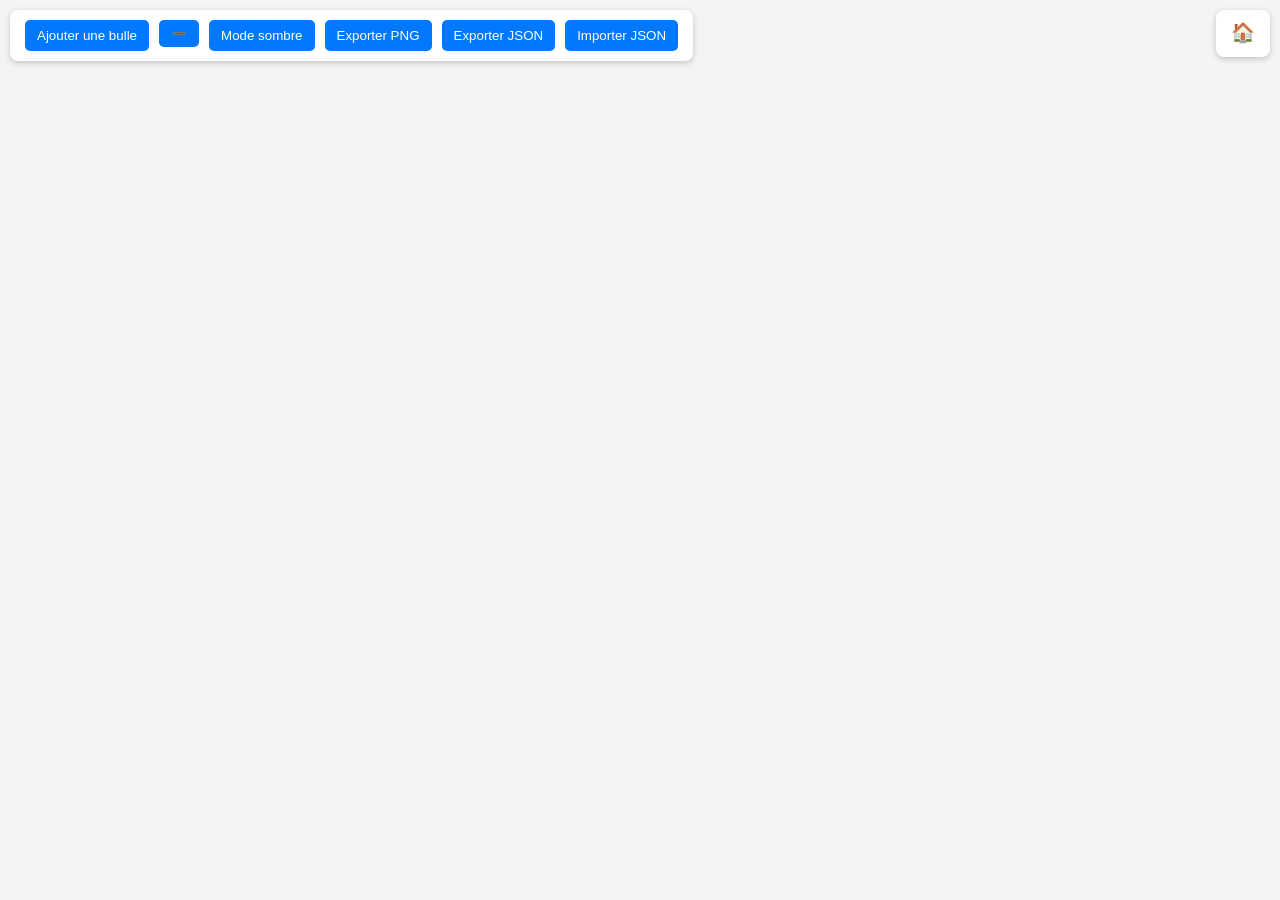
<file: mindmap.html>
<!DOCTYPE html>
<html lang="fr">
<head>
    <meta charset="UTF-8">
    <title>Mindmap - Novalyx</title>
    <link rel="stylesheet" href="styles.css">
    <style>
        body {
            margin: 0;
            overflow: hidden;
            font-family: Arial, sans-serif;
            background: #f4f4f4;
            transition: background 0.3s, color 0.3s;
        }
        
        #toolbar {
            position: fixed;
            top: 10px;
            left: 10px;
            background: white;
            padding: 10px 15px;
            border-radius: 8px;
            box-shadow: 0 2px 6px rgba(0,0,0,0.2);
            z-index: 10;
            display: flex;
            gap: 10px;
        }
        
        #toolbar button, #toolbar input {
            padding: 8px 12px;
            border: none;
            background: #0078ff;
            color: white;
            border-radius: 5px;
            cursor: pointer;
        }
        
        #toolbar button:hover {
            background: #005fcc;
        }
        
        #colorPicker {
            width: 40px;
            padding: 0;
            cursor: pointer;
        }
        
        .node {
            position: absolute;
            padding: 12px 18px;
            background: white;
            border-radius: 20px;
            border: 2px solid #0078ff;
            cursor: grab;
            user-select: none;
            font-size: 15px;
            min-width: 80px;
            text-align: center;
            transition: background 0.3s, color 0.3s, border-color 0.3s;
        }
        
        canvas {
            position: absolute;
            top: 0;
            left: 0;
            pointer-events: none;
        }
        
        body.dark {
            background: #1e1e1e;
            color: white;
        }
        
        body.dark .node {
            background: #2c2c2c;
            border-color: #66aaff;
            color: white;
        }
        
        body.dark #toolbar {
            background: #2c2c2c;
            color: white;
        }
        
        /* Bouton maison */
        .home-button {
            background: white;
            padding: 8px 15px;
            border-radius: 8px;
            border: none;
            color: #0078ff;
            cursor: pointer;
            z-index: 10;
            box-shadow: 0 2px 6px rgba(0,0,0,0.2);
        }
        
        body.dark .home-button {
            background: #2c2c2c;
            color: #66aaff;
        }
        
        .home-button:hover {
            background: #0078ff;
            color: white;
        }
        
        body.dark .home-button:hover {
            background: #66aaff;
            color: white;
        }
    </style>
</head>
<body>
    <a href="index.html" class="home-button">🏠</a>
    <div id="toolbar">
        <button id="addNode">Ajouter une bulle</button>
        <input type="color" id="colorPicker" value="#0078ff">
        <button id="toggleDark">Mode sombre</button>
        <button id="exportPNG">Exporter PNG</button>
        <button id="saveMap">Exporter JSON</button>
        <button id="loadMap">Importer JSON</button>
    </div>
    
    <canvas id="lines"></canvas>
    
    <script>
        const canvas = document.getElementById("lines");
        const ctx = canvas.getContext("2d");
        
        canvas.width = window.innerWidth;
        canvas.height = window.innerHeight;
        
        let nodes = [];
        let links = [];
        let selectedNode = null;
        let offsetX = 0, offsetY = 0;
        let scale = 1;
        
        function createNode(x, y, text="Nouvelle idée", color="#0078ff") {
            const div = document.createElement("div");
            div.className = "node";
            div.style.left = x + "px";
            div.style.top = y + "px";
            div.style.borderColor = color;
            div.textContent = text;
            document.body.appendChild(div);
            
            const node = { element: div, x, y, color };
            nodes.push(node);
            
            div.addEventListener("mousedown", e => {
                selectedNode = node;
                offsetX = e.clientX - node.x;
                offsetY = e.clientY - node.y;
            });
            
            div.addEventListener("dblclick", () => {
                const newText = prompt("Modifier le texte :", div.textContent);
                if (newText) div.textContent = newText;
            });
            
            div.addEventListener("click", () => {
                const newColor = document.getElementById("colorPicker").value;
                node.color = newColor;
                div.style.borderColor = newColor;
                drawLines();
            });
            
            return node;
        }
        
        document.addEventListener("mousemove", e => {
            if (selectedNode) {
                selectedNode.x = e.clientX - offsetX;
                selectedNode.y = e.clientY - offsetY;
                selectedNode.element.style.left = selectedNode.x + "px";
                selectedNode.element.style.top = selectedNode.y + "px";
                drawLines();
            }
        });
        
        document.addEventListener("mouseup", () => selectedNode = null);
        
        function drawLines() {
            ctx.clearRect(0, 0, canvas.width, canvas.height);
            links.forEach(link => {
                const a = link.a;
                const b = link.b;
                ctx.strokeStyle = a.color;
                ctx.lineWidth = 2;
                ctx.beginPath();
                ctx.moveTo(a.x + 60, a.y + 20);
                ctx.lineTo(b.x + 60, b.y + 20);
                ctx.stroke();
            });
        }
        
        document.getElementById("addNode").onclick = () => {
            createNode(200, 200);
        };
        
        document.addEventListener("contextmenu", e => {
            e.preventDefault();
            const clicked = nodes.find(n =>
                e.clientX >= n.x && e.clientX <= n.x + n.element.offsetWidth &&
                e.clientY >= n.y && e.clientY <= n.y + n.element.offsetHeight
            );
            
            if (!clicked) return;
            
            if (!window.firstNode) {
                window.firstNode = clicked;
                clicked.element.style.borderColor = "red";
            } else {
                links.push({ a: window.firstNode, b: clicked });
                window.firstNode.element.style.borderColor = window.firstNode.color;
                window.firstNode = null;
                drawLines();
            }
        });
        
        document.getElementById("toggleDark").onclick = () => {
            document.body.classList.toggle("dark");
        };
        
        document.addEventListener("wheel", e => {
            if (!e.ctrlKey) return;
            e.preventDefault();
            const zoomIntensity = 0.1;
            const delta = e.deltaY < 0 ? 1 + zoomIntensity : 1 - zoomIntensity;
            scale *= delta;
            scale = Math.min(Math.max(scale, 0.3), 3);
            document.body.style.transform = `scale(${scale})`;
            document.body.style.transformOrigin = "0 0";
        });
        
        document.getElementById("exportPNG").onclick = () => {
            const exportCanvas = document.createElement("canvas");
            exportCanvas.width = window.innerWidth;
            exportCanvas.height = window.innerHeight;
            const ctx2 = exportCanvas.getContext("2d");
            
            ctx2.fillStyle = getComputedStyle(document.body).backgroundColor;
            ctx2.fillRect(0, 0, exportCanvas.width, exportCanvas.height);
            ctx2.drawImage(canvas, 0, 0);
            
            nodes.forEach(n => {
                const rect = n.element.getBoundingClientRect();
                ctx2.fillStyle = getComputedStyle(n.element).backgroundColor;
                ctx2.strokeStyle = n.color;
                ctx2.lineWidth = 2;
                ctx2.beginPath();
                ctx2.roundRect(rect.left, rect.top, rect.width, rect.height, 20);
                ctx2.fill();
                ctx2.stroke();
                ctx2.fillStyle = getComputedStyle(n.element).color;
                ctx2.font = "15px Arial";
                ctx2.textAlign = "center";
                ctx2.fillText(
                    n.element.textContent,
                    rect.left + rect.width / 2,
                    rect.top + rect.height / 2 + 5
                );
            });
            
            const link = document.createElement("a");
            link.download = "mindmap-novalyx.png";
            link.href = exportCanvas.toDataURL("image/png");
            link.click();
        };
        
        document.getElementById("saveMap").onclick = () => {
            const data = {
                nodes: nodes.map(n => ({
                    x: n.x,
                    y: n.y,
                    text: n.element.textContent,
                    color: n.color
                })),
                links: links.map(l => ({
                    a: nodes.indexOf(l.a),
                    b: nodes.indexOf(l.b)
                }))
            };
            const blob = new Blob([JSON.stringify(data)], { type: "application/json" });
            const url = URL.createObjectURL(blob);
            const a = document.createElement("a");
            a.href = url;
            a.download = "mindmap-novalyx.json";
            a.click();
        };
        
        document.getElementById("loadMap").onclick = () => {
            const input = document.createElement("input");
            input.type = "file";
            input.accept = "application/json";
            input.onchange = e => {
                const file = e.target.files[0];
                const reader = new FileReader();
                reader.onload = () => {
                    const data = JSON.parse(reader.result);
                    nodes.forEach(n => n.element.remove());
                    nodes = [];
                    links = [];
                    data.nodes.forEach(n => createNode(n.x, n.y, n.text, n.color));
                    data.links.forEach(l => links.push({
                        a: nodes[l.a],
                        b: nodes[l.b]
                    }));
                    drawLines();
                };
                reader.readAsText(file);
            };
            input.click();
        };
    </script>
</body>
</html>
</file>
<file: styles.css>
/* Styles globaux pour toutes les pages */

:root {
    --bg: #0f172a;
    --card: #1e293b;
    --accent: #38bdf8;
    --text: #e2e8f0;
}

/* Reset de base */
* {
    margin: 0;
    padding: 0;
    box-sizing: border-box;
}

/* Style du body */
body {
    font-family: 'Segoe UI', Tahoma, Geneva, Verdana, sans-serif;
    background: var(--bg);
    color: var(--text);
    line-height: 1.6;
}

/* Bouton maison (🏠) */
.home-button {
    position: fixed;
    top: 10px;
    right: 10px;
    background: var(--card);
    padding: 8px 15px;
    border-radius: 8px;
    border: 1px solid #374151;
    color: var(--text);
    cursor: pointer;
    z-index: 1000;
    box-shadow: 0 4px 6px rgba(0, 0, 0, 0.1);
    transition: all 0.2s;
    font-size: 1.2rem;
    text-decoration: none;
    display: inline-flex;
    align-items: center;
    gap: 5px;
}

.home-button:hover {
    background: var(--accent);
    color: black;
    transform: translateY(-2px);
}

/* Bouton de retour (pour compatibilité) */
.back-button {
    position: fixed;
    top: 10px;
    right: 10px;
    background: var(--card);
    padding: 8px 15px;
    border-radius: 8px;
    border: none;
    color: white;
    cursor: pointer;
    z-index: 1000;
    box-shadow: 0 4px 6px rgba(0, 0, 0, 0.1);
    transition: all 0.2s;
}

.back-button:hover {
    background: var(--accent);
    color: black;
    transform: translateY(-2px);
}

/* Boutons */
button {
    padding: 8px 15px;
    border: none;
    border-radius: 6px;
    cursor: pointer;
    font-weight: 500;
    transition: all 0.2s;
}

button:hover {
    opacity: 0.9;
    transform: translateY(-1px);
}

/* Inputs */
input, select, textarea {
    padding: 8px 12px;
    border-radius: 6px;
    border: 1px solid #374151;
    background: #334155;
    color: white;
    font-family: inherit;
}

/* Liens */
a {
    color: var(--accent);
    text-decoration: none;
}

/* Conteneurs */
.container {
    max-width: 1200px;
    margin: 0 auto;
    padding: 20px;
}

/* Cartes */
.card {
    background: var(--card);
    border-radius: 12px;
    padding: 20px;
    box-shadow: 0 4px 6px rgba(0, 0, 0, 0.1);
    transition: all 0.3s;
}

.card:hover {
    transform: translateY(-5px);
    box-shadow: 0 10px 25px rgba(0, 0, 0, 0.2);
}

/* En-têtes */
h1, h2, h3 {
    margin-bottom: 15px;
    font-weight: 600;
}

/* Utilitaires */
.text-center {
    text-align: center;
}

.mt-1 { margin-top: 0.5rem; }
.mt-2 { margin-top: 1rem; }
.mt-3 { margin-top: 1.5rem; }
.mt-4 { margin-top: 2rem; }

/* Responsive */
@media (max-width: 768px) {
    .container {
        padding: 10px;
    }
    
    h1 {
        font-size: 1.5rem;
    }
}

/* Animations */
@keyframes fadeIn {
    from { opacity: 0; transform: translateY(10px); }
    to { opacity: 1; transform: translateY(0); }
}

.fade-in {
    animation: fadeIn 0.3s ease-out;
}

/* Scrollbar */
::-webkit-scrollbar {
    width: 8px;
}

::-webkit-scrollbar-track {
    background: #1e293b;
}

::-webkit-scrollbar-thumb {
    background: #38bdf8;
    border-radius: 4px;
}

::-webkit-scrollbar-thumb:hover {
    background: #60a5fa;
}
</file>
